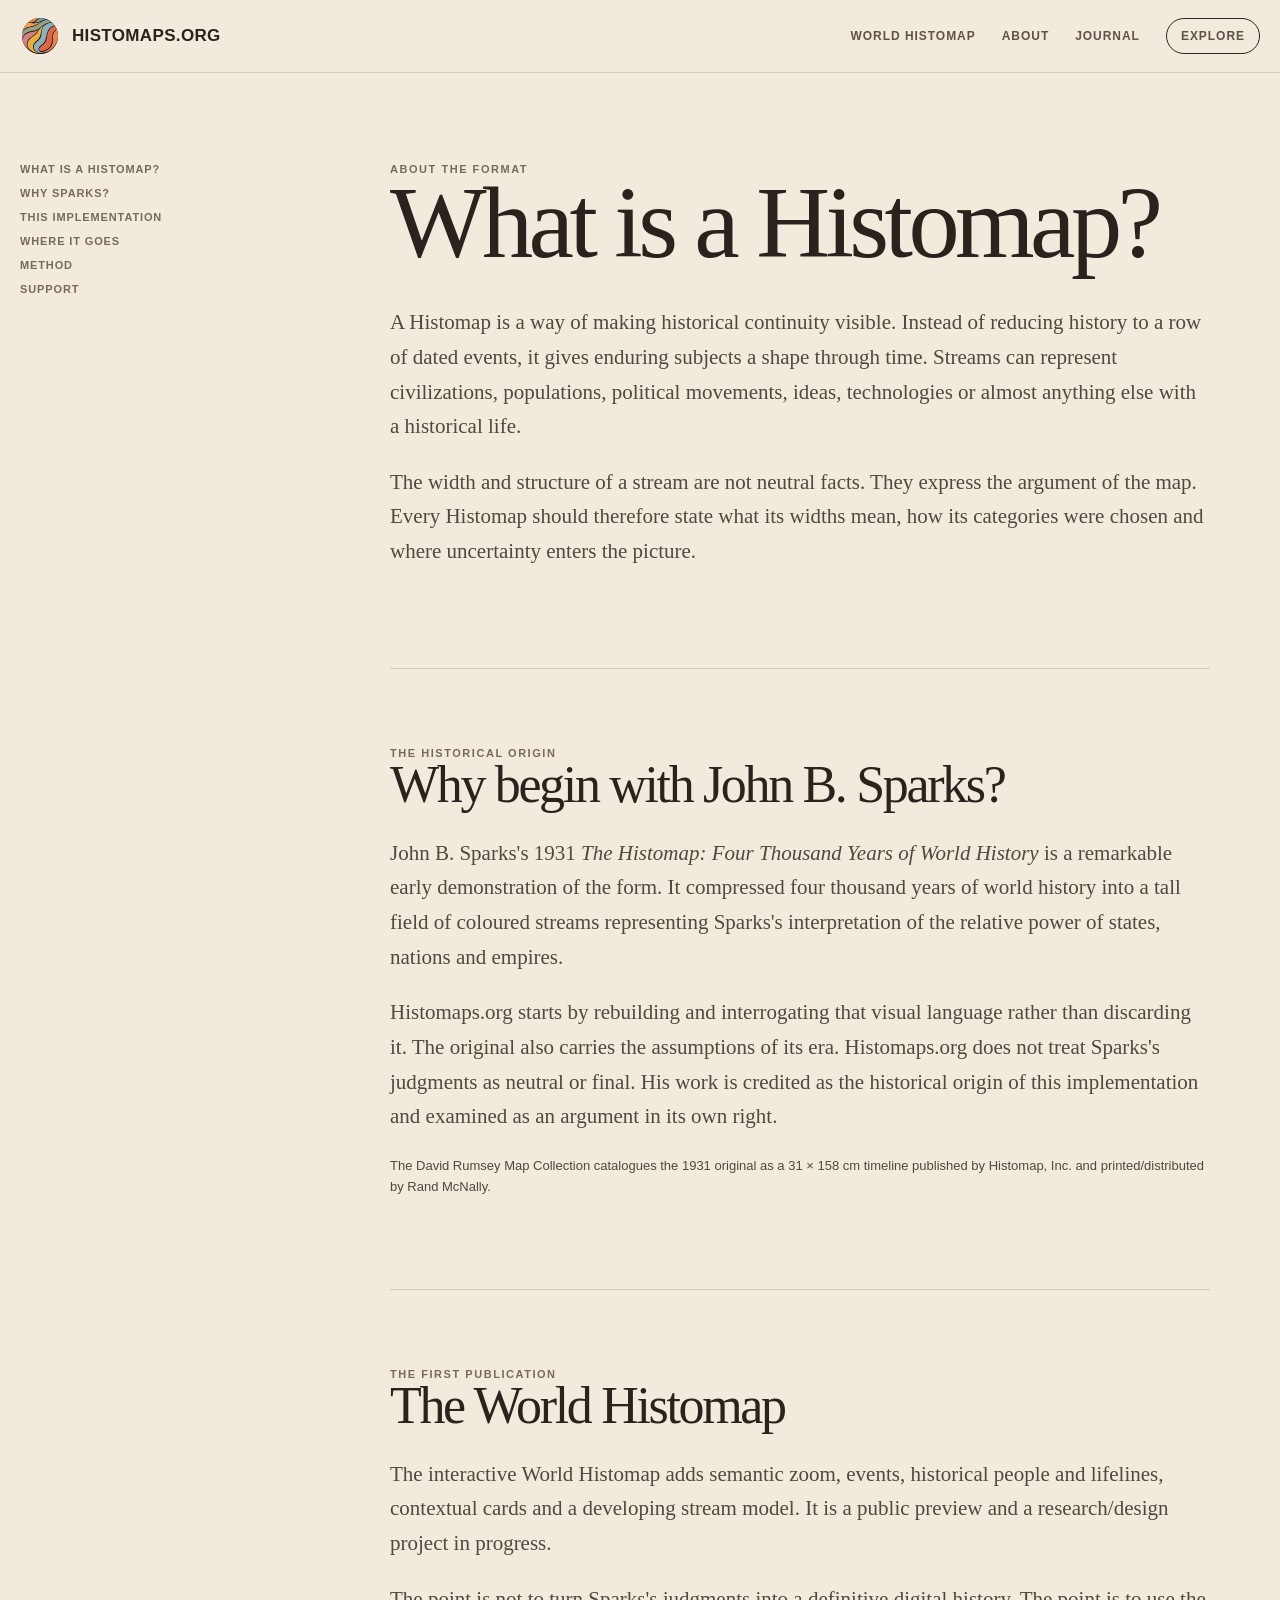
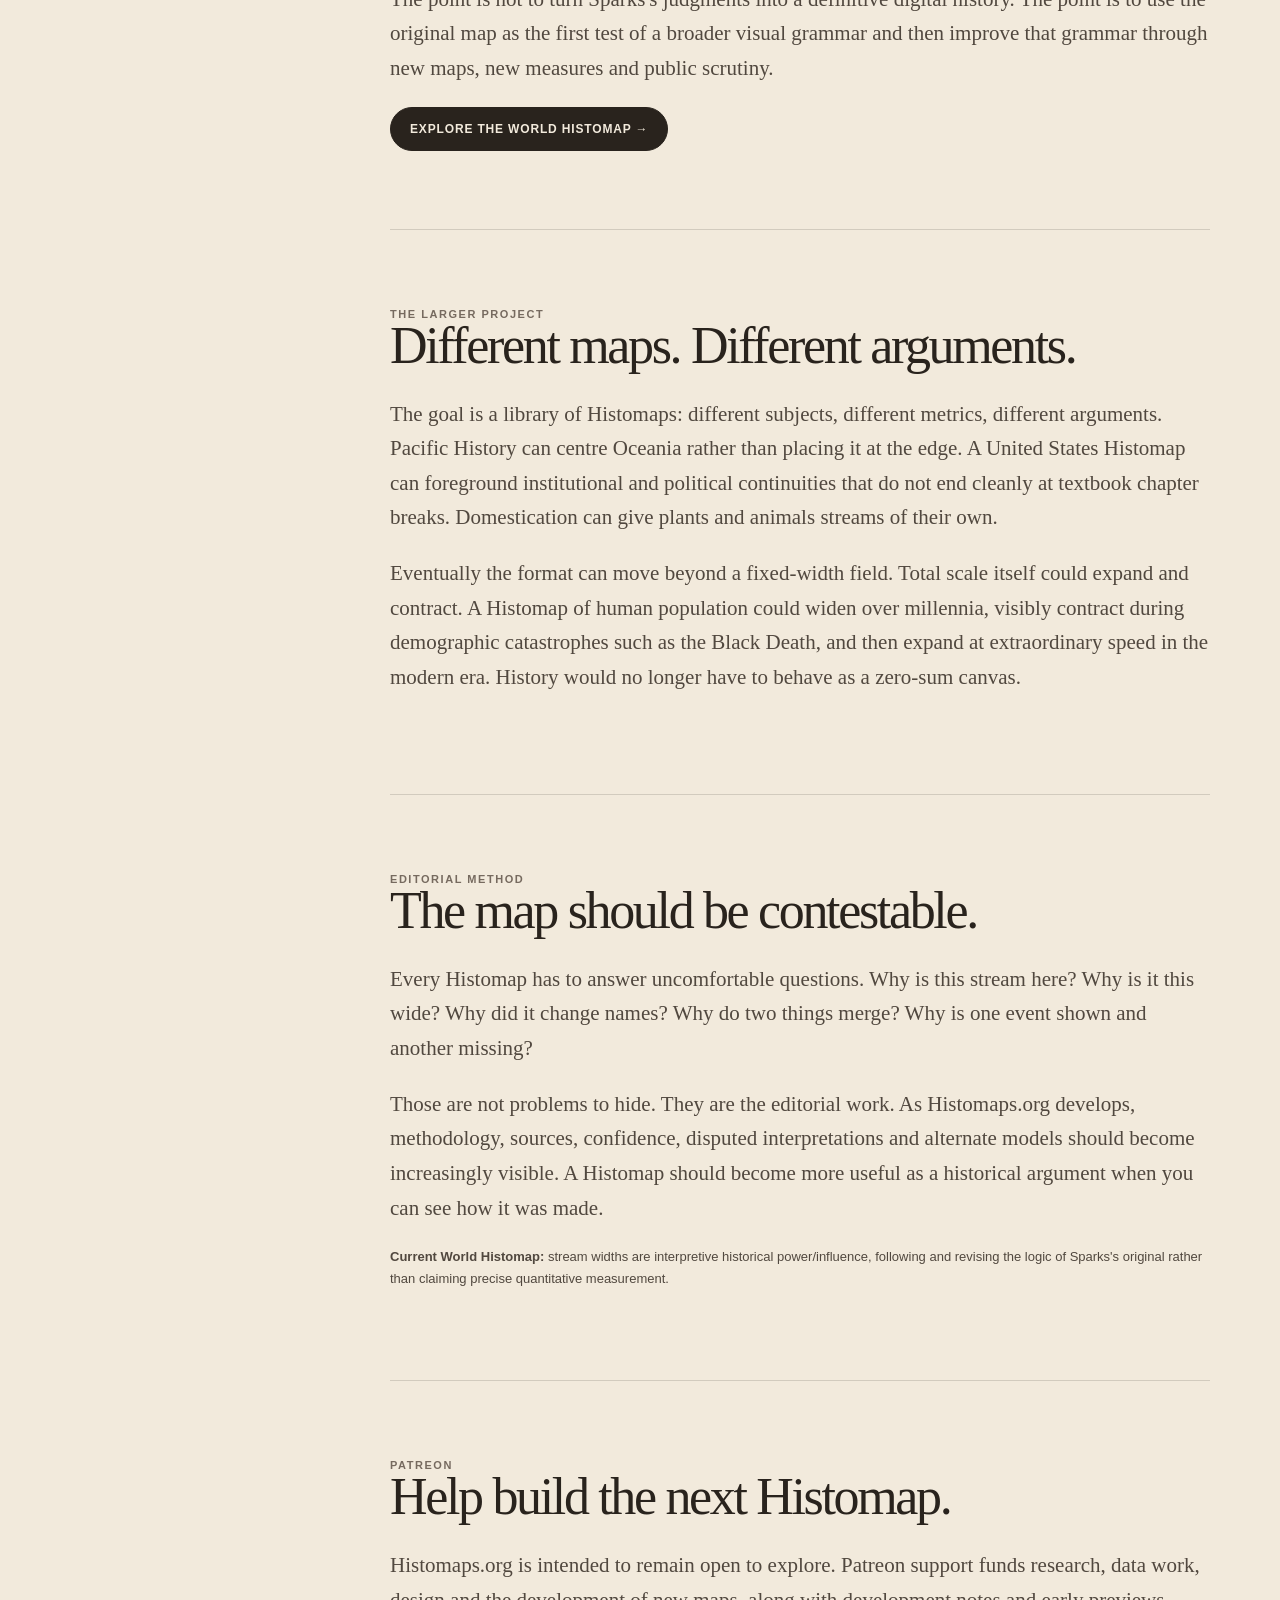
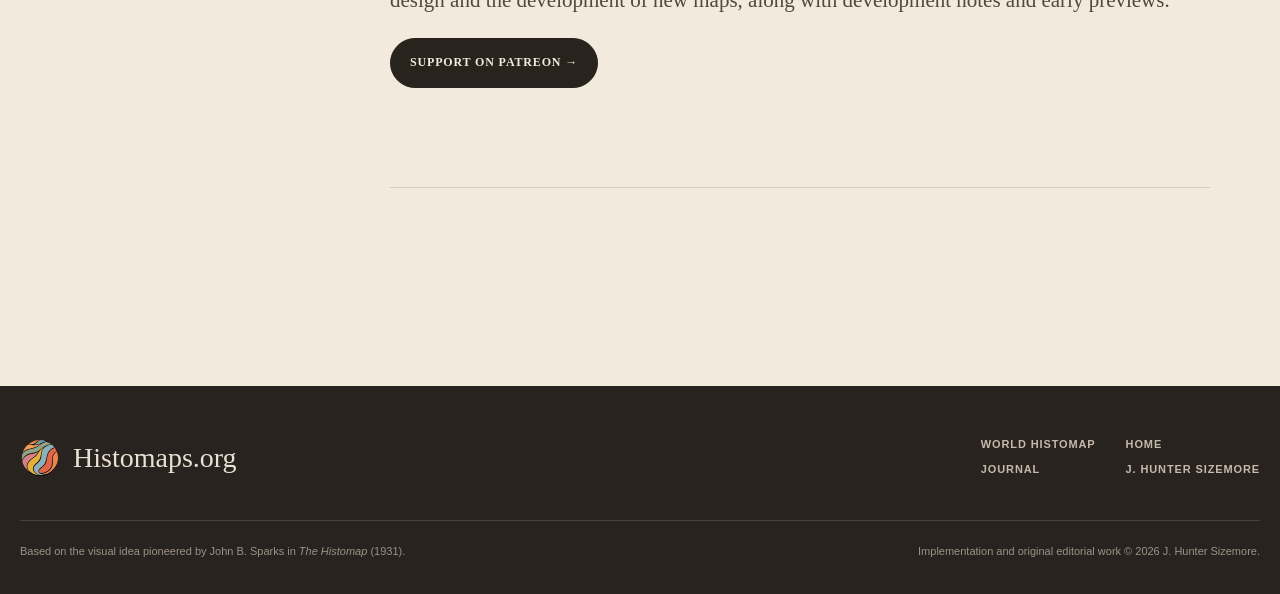
<file: about/index.html>
<!doctype html>
<html lang="en">
<head>
  <meta charset="utf-8"><meta name="viewport" content="width=device-width,initial-scale=1"><meta name="theme-color" content="#f2eadc"><meta name="description" content="What a Histomap is, why Histomaps.org begins with John B. Sparks, and how the visual format makes historical arguments."><link rel="canonical" href="https://histomaps.org/about/"><link rel="icon" href="../assets/favicon.svg?v=366" type="image/svg+xml"><link rel="stylesheet" href="../assets/site.css"><link rel="stylesheet" href="../assets/visual-pass.css"><link rel="stylesheet" href="../assets/editorial-pass.css?v=379"><title>About & Method — Histomaps.org</title>
</head>
<body>
<header class="site-header"><div class="shell nav"><a class="brand" href="/"><img src="../assets/histomap-logo.svg?v=366" alt=""><span class="brand-name">HISTOMAPS.ORG</span></a><nav class="nav-links" aria-label="Primary navigation"><a href="/world/">World Histomap</a><a href="/about/">About</a><a href="/journal/">Journal</a><a class="nav-cta" href="/world/">Explore</a></nav></div></header>
<main class="shell about-grid"><nav class="about-nav" aria-label="On this page"><a href="#what">What is a Histomap?</a><a href="#sparks">Why Sparks?</a><a href="#implementation">This implementation</a><a href="#future">Where it goes</a><a href="#method">Method</a><a href="#support">Support</a></nav><div class="about-copy">
<section id="what"><div class="eyebrow">About the format</div><h1>What is a Histomap?</h1><p>A Histomap is a way of making historical continuity visible. Instead of reducing history to a row of dated events, it gives enduring subjects a shape through time. Streams can represent civilizations, populations, political movements, ideas, technologies or almost anything else with a historical life.</p><p>The width and structure of a stream are not neutral facts. They express the argument of the map. Every Histomap should therefore state what its widths mean, how its categories were chosen and where uncertainty enters the picture.</p></section>
<section id="sparks"><div class="eyebrow">The historical origin</div><h2>Why begin with John B. Sparks?</h2><p>John B. Sparks's 1931 <em>The Histomap: Four Thousand Years of World History</em> is a remarkable early demonstration of the form. It compressed four thousand years of world history into a tall field of coloured streams representing Sparks's interpretation of the relative power of states, nations and empires.</p><p>Histomaps.org starts by rebuilding and interrogating that visual language rather than discarding it. The original also carries the assumptions of its era. Histomaps.org does not treat Sparks's judgments as neutral or final. His work is credited as the historical origin of this implementation and examined as an argument in its own right.</p><p class="small">The David Rumsey Map Collection catalogues the 1931 original as a 31 × 158 cm timeline published by Histomap, Inc. and printed/distributed by Rand McNally.</p></section>
<section id="implementation"><div class="eyebrow">The first publication</div><h2>The World Histomap</h2><p>The interactive World Histomap adds semantic zoom, events, historical people and lifelines, contextual cards and a developing stream model. It is a public preview and a research/design project in progress.</p><p>The point is not to turn Sparks's judgments into a definitive digital history. The point is to use the original map as the first test of a broader visual grammar and then improve that grammar through new maps, new measures and public scrutiny.</p><a class="button primary" href="/world/">Explore the World Histomap →</a></section>
<section id="future"><div class="eyebrow">The larger project</div><h2>Different maps. Different arguments.</h2><p>The goal is a library of Histomaps: different subjects, different metrics, different arguments. Pacific History can centre Oceania rather than placing it at the edge. A United States Histomap can foreground institutional and political continuities that do not end cleanly at textbook chapter breaks. Domestication can give plants and animals streams of their own.</p><p>Eventually the format can move beyond a fixed-width field. Total scale itself could expand and contract. A Histomap of human population could widen over millennia, visibly contract during demographic catastrophes such as the Black Death, and then expand at extraordinary speed in the modern era. History would no longer have to behave as a zero-sum canvas.</p></section>
<section id="method"><div class="eyebrow">Editorial method</div><h2>The map should be contestable.</h2><p>Every Histomap has to answer uncomfortable questions. Why is this stream here? Why is it this wide? Why did it change names? Why do two things merge? Why is one event shown and another missing?</p><p>Those are not problems to hide. They are the editorial work. As Histomaps.org develops, methodology, sources, confidence, disputed interpretations and alternate models should become increasingly visible. A Histomap should become more useful as a historical argument when you can see how it was made.</p><p class="small"><strong>Current World Histomap:</strong> stream widths are interpretive historical power/influence, following and revising the logic of Sparks's original rather than claiming precise quantitative measurement.</p></section>
<section id="support"><div class="eyebrow">Patreon</div><h2>Help build the next Histomap.</h2><p>Histomaps.org is intended to remain open to explore. Patreon support funds research, data work, design and the development of new maps, along with development notes and early previews.</p><p><a class="button primary" href="https://patreon.com/histomaps" rel="noopener" target="_blank">Support on Patreon →</a></p></section>
</div></main>
<footer class="site-footer"><div class="shell"><div class="footer-grid"><div class="footer-brand"><img src="../assets/histomap-logo.svg?v=366" alt=""><span>Histomaps.org</span></div><nav class="footer-links"><a href="/world/">World Histomap</a><a href="/">Home</a><a href="/journal/">Journal</a><a href="https://kliawota.design">J. Hunter Sizemore</a></nav></div><div class="footer-meta"><span>Based on the visual idea pioneered by John B. Sparks in <em>The Histomap</em> (1931).</span><span>Implementation and original editorial work © 2026 J. Hunter Sizemore.</span></div></div></footer>
</body></html>
</file>
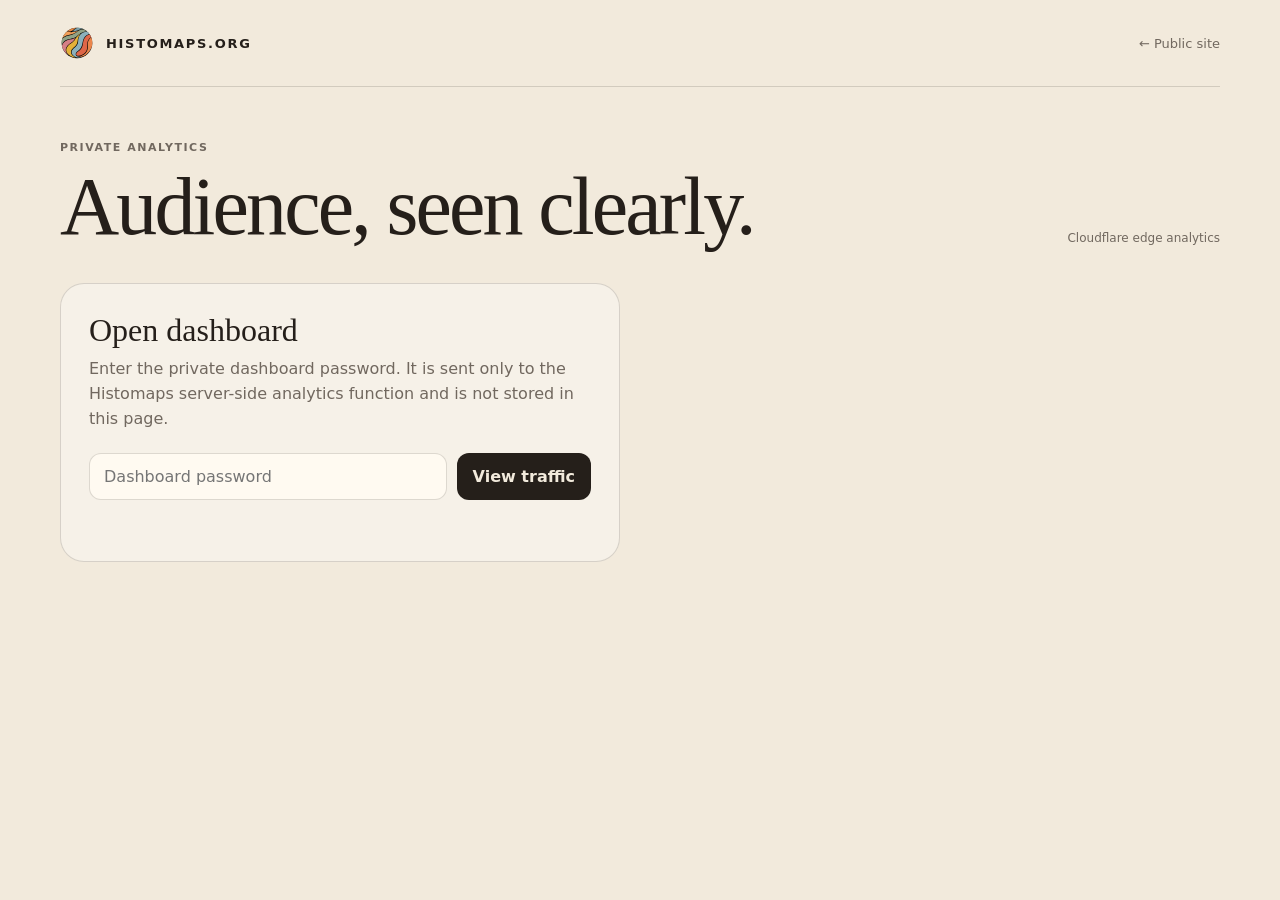
<file: dashboard/index.html>
<!DOCTYPE html>
<html lang="en">
<head>
<meta charset="utf-8"/>
<meta name="viewport" content="width=device-width,initial-scale=1"/>
<meta name="robots" content="noindex,nofollow,noarchive"/>
<meta name="theme-color" content="#f2eadc"/>
<title>Histomaps.org — Traffic Dashboard</title>
<link href="/assets/favicon.svg?v=366" rel="icon" type="image/svg+xml"/>
<style>
:root{--paper:#f2eadc;--ink:#251f1a;--muted:#71685f;--line:rgba(45,38,31,.16);--panel:rgba(255,255,255,.34);--accent:#8e4437;--accent-soft:rgba(142,68,55,.12);--good:#315d4c;--radius:24px}*{box-sizing:border-box}body{margin:0;background:var(--paper);color:var(--ink);font-family:Inter,ui-sans-serif,system-ui,-apple-system,BlinkMacSystemFont,"Segoe UI",sans-serif}.shell{width:min(1160px,calc(100% - 36px));margin:0 auto}.top{display:flex;align-items:center;justify-content:space-between;gap:24px;padding:26px 0;border-bottom:1px solid var(--line)}.brand{display:flex;align-items:center;gap:12px;color:inherit;text-decoration:none}.brand img{width:34px;height:34px}.brand span{font-size:13px;font-weight:850;letter-spacing:.13em}.back{color:var(--muted);font-size:13px;text-decoration:none}.back:hover{color:var(--ink)}main{padding:54px 0 80px}.eyebrow{font-size:11px;font-weight:850;letter-spacing:.14em;text-transform:uppercase;color:var(--muted)}h1,h2{font-family:Georgia,"Times New Roman",serif;font-weight:400;margin:0}h1{font-size:clamp(46px,7vw,82px);line-height:.94;letter-spacing:-.035em;max-width:850px}.intro{display:flex;justify-content:space-between;align-items:end;gap:28px;margin-bottom:38px}.intro-copy{max-width:760px}.intro .eyebrow{margin-bottom:14px}.status{font-size:12px;color:var(--muted);text-align:right}.status strong{color:var(--good);font-weight:750}.login{max-width:560px;padding:28px;border:1px solid var(--line);background:var(--panel);border-radius:var(--radius)}.login h2{font-size:32px;margin-bottom:8px}.login p{color:var(--muted);line-height:1.55;margin:0 0 22px}.field{display:flex;gap:10px}.field input{flex:1;min-width:0;border:1px solid var(--line);border-radius:12px;background:#fffaf1;color:var(--ink);font:inherit;font-size:16px;padding:13px 14px;outline:none}.field input:focus{border-color:var(--accent);box-shadow:0 0 0 3px var(--accent-soft)}button{border:0;border-radius:12px;background:var(--ink);color:var(--paper);font:inherit;font-weight:750;padding:12px 16px;cursor:pointer}button:disabled{opacity:.45;cursor:not-allowed}.error{min-height:21px;margin-top:12px;color:#8b2e25;font-size:13px}.dashboard[hidden],.login[hidden]{display:none}.toolbar{display:flex;justify-content:space-between;gap:16px;align-items:center;margin-bottom:18px}.range{display:flex;gap:7px}.range button,.refresh{background:transparent;color:var(--ink);border:1px solid var(--line);padding:9px 12px;font-size:12px}.range button.active{background:var(--ink);color:var(--paper);border-color:var(--ink)}.refresh{display:flex;gap:7px;align-items:center}.metrics{display:grid;grid-template-columns:repeat(4,minmax(0,1fr));border-top:1px solid var(--line);border-bottom:1px solid var(--line);margin-bottom:28px}.metric{padding:24px 24px 24px 0;min-width:0}.metric+.metric{padding-left:24px;border-left:1px solid var(--line)}.metric-label{font-size:11px;font-weight:800;letter-spacing:.1em;text-transform:uppercase;color:var(--muted);margin-bottom:10px}.metric-value{font-family:Georgia,"Times New Roman",serif;font-size:clamp(34px,5vw,56px);line-height:1}.metric-sub{font-size:12px;color:var(--muted);margin-top:8px}.chart-panel{padding:24px 0 28px;border-bottom:1px solid var(--line)}.panel-head{display:flex;justify-content:space-between;align-items:baseline;gap:18px;margin-bottom:18px}.panel-head h2{font-size:30px}.panel-head span{font-size:12px;color:var(--muted)}#trend{width:100%;height:auto;display:block;overflow:visible}.gridline{stroke:rgba(45,38,31,.11);stroke-width:1}.trend-line{fill:none;stroke:var(--accent);stroke-width:3;stroke-linecap:round;stroke-linejoin:round}.trend-area{fill:var(--accent-soft)}.chart-label{fill:var(--muted);font-size:10px}.zero-state{padding:48px 0;color:var(--muted);text-align:center}.breakdowns{display:grid;grid-template-columns:1.25fr 1fr 1fr;gap:34px;padding-top:32px}.breakdowns section{min-width:0}.breakdowns h2{font-size:27px;margin-bottom:18px}.list{margin:0;padding:0;list-style:none}.row{display:grid;grid-template-columns:minmax(0,1fr) auto;gap:16px;align-items:center;padding:12px 0;border-top:1px solid var(--line)}.row:first-child{border-top:0}.row-name{min-width:0;overflow:hidden;text-overflow:ellipsis;white-space:nowrap;font-size:13px}.row-value{font-family:Georgia,"Times New Roman",serif;font-size:19px}.bar{height:3px;background:rgba(45,38,31,.08);margin-top:6px;overflow:hidden}.bar span{display:block;height:100%;background:var(--accent)}.footnote{margin-top:34px;color:var(--muted);font-size:11px;line-height:1.6;max-width:780px}.loading{opacity:.55;pointer-events:none}@media(max-width:820px){.intro{display:block}.status{text-align:left;margin-top:16px}.metrics{grid-template-columns:1fr 1fr}.metric:nth-child(3){border-left:0;padding-left:0;border-top:1px solid var(--line)}.metric:nth-child(4){border-top:1px solid var(--line)}.breakdowns{grid-template-columns:1fr 1fr}.breakdowns section:first-child{grid-column:1/-1}}@media(max-width:560px){.shell{width:min(100% - 24px,1160px)}main{padding-top:34px}.top{padding:18px 0}.brand span{font-size:11px}.field{display:block}.field button{width:100%;margin-top:9px}.toolbar{align-items:flex-start}.metrics{display:block}.metric,.metric+.metric,.metric:nth-child(3),.metric:nth-child(4){padding:19px 0;border-left:0;border-top:1px solid var(--line)}.metrics .metric:first-child{border-top:0}.breakdowns{display:block}.breakdowns section{margin-bottom:32px}.panel-head{display:block}.panel-head span{display:block;margin-top:6px}}
</style>
</head>
<body>
<header><div class="shell top"><a class="brand" href="/"><img src="/assets/histomap-logo.svg?v=366" alt=""/><span>HISTOMAPS.ORG</span></a><a class="back" href="/">← Public site</a></div></header>
<main class="shell">
<div class="intro"><div class="intro-copy"><div class="eyebrow">Private analytics</div><h1>Audience, seen clearly.</h1></div><div class="status" id="status">Cloudflare edge analytics</div></div>
<section class="login" id="login" aria-labelledby="login-title"><h2 id="login-title">Open dashboard</h2><p>Enter the private dashboard password. It is sent only to the Histomaps server-side analytics function and is not stored in this page.</p><form id="login-form"><div class="field"><input id="password" type="password" autocomplete="current-password" aria-label="Dashboard password" placeholder="Dashboard password" required/><button type="submit">View traffic</button></div><div class="error" id="login-error" aria-live="polite"></div></form></section>
<section class="dashboard" id="dashboard" hidden>
<div class="error" id="dashboard-error" role="alert"></div>
<div class="toolbar"><div class="range" aria-label="Date range"><button type="button" data-range="24h">24 hours</button><button type="button" data-range="7d" class="active">7 days</button></div><button type="button" class="refresh" id="refresh">↻ Refresh</button></div>
<div style="margin:0 0 20px;font-size:13px;line-height:1.6">
<label><input id="exclude-own" type="checkbox" checked/> Exclude my connections</label>
<button id="forget-connections" type="button" class="refresh" style="display:inline-block;margin-left:12px">Forget saved connections</button>
<div id="exclusion-status" aria-live="polite" style="color:var(--muted)">Excludes your current connection and connections remembered in this browser for seven days. Other people sharing those connections are also excluded.</div>
</div>
<div class="metrics" aria-label="Key metrics"><div class="metric"><div class="metric-label">Visits</div><div class="metric-value" id="visits">—</div><div class="metric-sub" id="visits-sub">Cloudflare visit metric</div></div><div class="metric"><div class="metric-label">World page opens</div><div class="metric-value" id="world-opens">—</div><div class="metric-sub">Requests to /world/</div></div><div class="metric"><div class="metric-label">Direct traffic</div><div class="metric-value" id="direct-share">—</div><div class="metric-sub">Share of all visits</div></div><div class="metric"><div class="metric-label">Top country</div><div class="metric-value" id="top-country">—</div><div class="metric-sub" id="top-country-sub">By visits</div></div></div>
<section class="chart-panel"><div class="panel-head"><h2>Visitor trend</h2><span id="chart-caption">Hourly visits</span></div><div id="chart-wrap"><svg id="trend" viewBox="0 0 1000 300" role="img" aria-label="Visits over time"></svg></div></section>
<div class="breakdowns"><section><h2>Top pages</h2><ol class="list" id="pages"></ol></section><section><h2>Referrers</h2><ol class="list" id="referrers"></ol></section><section><h2>Devices</h2><ol class="list" id="devices"></ol><h2 style="margin-top:30px">Countries</h2><ol class="list" id="countries"></ol></section></div>
<section style="margin-top:38px;border-top:1px solid var(--line);padding-top:28px">
<div class="panel-head"><h2>Where visitors come from</h2><span id="arrival-total">Tracked arrivals</span></div>
<div class="breakdowns" style="padding-top:0"><section><h2>Sources</h2><ol class="list" id="arrival-sources"></ol></section><section><h2>Campaigns</h2><ol class="list" id="arrival-campaigns"></ol></section><section><h2>Individual posts</h2><ol class="list" id="arrival-posts"></ol></section></div>
<div class="breakdowns"><section><h2>Referring sites</h2><ol class="list" id="arrival-referrers"></ol></section><section><h2>Landing pages</h2><ol class="list" id="arrival-landings"></ol></section></div>
<p class="footnote" id="arrival-note"></p>
<h2 style="font-size:28px;margin:28px 0 12px">Create a campaign link</h2>
<form id="campaign-form" style="display:grid;gap:12px;max-width:650px">
<label>Destination URL<input id="campaign-url" type="url" value="https://histomaps.org/starwars/" required style="display:block;width:100%;padding:10px;font:inherit"/></label>
<label>Source (reddit, facebook, patreon…)<input id="campaign-source" required placeholder="reddit" pattern="[A-Za-z0-9._-]+" style="display:block;width:100%;padding:10px;font:inherit"/></label>
<label>Medium<input id="campaign-medium" value="social" pattern="[A-Za-z0-9._-]+" style="display:block;width:100%;padding:10px;font:inherit"/></label>
<label>Campaign<input id="campaign-name" required placeholder="starwars-launch" pattern="[A-Za-z0-9._-]+" style="display:block;width:100%;padding:10px;font:inherit"/></label>
<label>Post label (optional)<input id="campaign-content" placeholder="timeline-post-1" pattern="[A-Za-z0-9._-]+" style="display:block;width:100%;padding:10px;font:inherit"/></label>
<button type="submit">Generate link</button>
<label>Copy this link to share<textarea id="campaign-result" readonly rows="4" style="display:block;width:100%;padding:10px;font:inherit"></textarea></label>
<div id="campaign-error" class="error" role="alert"></div>
</form></section>
<p class="footnote" id="note"></p>
</section>
</main>
<script>
(()=>{const root=document.documentElement,login=document.getElementById('login'),dashboard=document.getElementById('dashboard'),form=document.getElementById('login-form'),passwordInput=document.getElementById('password'),loginError=document.getElementById('login-error'),dashboardError=document.getElementById('dashboard-error'),status=document.getElementById('status'),refresh=document.getElementById('refresh'),rangeButtons=[...document.querySelectorAll('[data-range]')];let password='',range='7d',lastData=null;const excludeOwn=document.getElementById('exclude-own'),exclusionStatus=document.getElementById('exclusion-status'),forgetConnections=document.getElementById('forget-connections');let savedConnections=[];try{savedConnections=JSON.parse(localStorage.getItem('histomaps-excluded-connections')||'[]');if(!Array.isArray(savedConnections))savedConnections=[];excludeOwn.checked=localStorage.getItem('histomaps-exclude-own')!=='0'}catch{savedConnections=[]}function recentConnections(){savedConnections=savedConnections.filter(x=>x&&typeof x.ip==='string'&&Number.isFinite(x.seenAt)&&x.seenAt>Date.now()-7*86400000).slice(-19);return savedConnections}function saveConnections(){try{localStorage.setItem('histomaps-excluded-connections',JSON.stringify(savedConnections));localStorage.setItem('histomaps-exclude-own',excludeOwn.checked?'1':'0')}catch{}}const nf=new Intl.NumberFormat();function setBusy(busy){dashboard.classList.toggle('loading',busy);refresh.disabled=busy;excludeOwn.disabled=busy;forgetConnections.disabled=busy;rangeButtons.forEach(b=>b.disabled=busy)}function esc(value){return String(value).replace(/[&<>"']/g,c=>({'&':'&amp;','<':'&lt;','>':'&gt;','"':'&quot;',"'":'&#039;'}[c]))}function pct(n,d){return d>0?Math.round(n/d*100):0}function renderList(id,items,formatter){const el=document.getElementById(id);if(!items?.length){el.innerHTML='<li class="row"><span class="row-name">No data yet</span><span class="row-value">—</span></li>';return}const max=Math.max(...items.map(i=>i.value),1);el.innerHTML=items.map(item=>`<li class="row"><div><div class="row-name" title="${esc(item.name)}">${esc(formatter?formatter(item.name):item.name)}</div><div class="bar"><span style="width:${Math.max(2,item.value/max*100)}%"></span></div></div><span class="row-value">${nf.format(item.value)}</span></li>`).join('')}function countryLabel(code){if(!code||code==='Unknown')return 'Unknown';try{if(code.length===2&&Intl.DisplayNames){return new Intl.DisplayNames(['en'],{type:'region'}).of(code.toUpperCase())||code}}catch{}return code}function groupSeries(data){if(range==='24h')return data.series.map(row=>({label:new Date(row.time).toLocaleTimeString([],{hour:'numeric'}),value:row.visits}));const byDay=new Map();data.series.forEach(row=>{const d=new Date(row.time),key=d.toISOString().slice(0,10);byDay.set(key,(byDay.get(key)||0)+row.visits)});return [...byDay.entries()].map(([key,value])=>({label:new Date(key+'T00:00:00Z').toLocaleDateString([],{weekday:'short'}),value}))}function drawChart(data){const svg=document.getElementById('trend'),rows=groupSeries(data);if(!rows.length){svg.innerHTML='<text x="500" y="150" text-anchor="middle" class="chart-label">No traffic data yet</text>';return}const W=1000,H=300,pad={l:42,r:18,t:22,b:38},plotW=W-pad.l-pad.r,plotH=H-pad.t-pad.b,max=Math.max(...rows.map(r=>r.value),1);const x=i=>pad.l+(rows.length===1?plotW/2:i*plotW/(rows.length-1)),y=v=>pad.t+plotH-(v/max)*plotH;let grid='';for(let i=0;i<=4;i++){const yy=pad.t+plotH*i/4,val=Math.round(max*(1-i/4));grid+=`<line class="gridline" x1="${pad.l}" y1="${yy}" x2="${W-pad.r}" y2="${yy}"/><text class="chart-label" x="${pad.l-8}" y="${yy+3}" text-anchor="end">${val}</text>`}const points=rows.map((r,i)=>`${x(i)},${y(r.value)}`).join(' '),area=`${pad.l},${pad.t+plotH} ${points} ${x(rows.length-1)},${pad.t+plotH}`;const step=Math.max(1,Math.ceil(rows.length/8));let labels='';rows.forEach((r,i)=>{if(i%step===0||i===rows.length-1)labels+=`<text class="chart-label" x="${x(i)}" y="${H-12}" text-anchor="middle">${esc(r.label)}</text>`});svg.innerHTML=`${grid}<polygon class="trend-area" points="${area}"/><polyline class="trend-line" points="${points}"/>${labels}`;document.getElementById('chart-caption').textContent=range==='24h'?'Hourly visits':'Daily visits'}function render(data){lastData=data;if(data.attribution){const a=data.attribution;document.getElementById('arrival-total').textContent=nf.format(a.arrivals)+' tracked arrivals';renderList('arrival-sources',a.sources);renderList('arrival-campaigns',a.campaigns);renderList('arrival-posts',a.posts);renderList('arrival-referrers',a.referrers);renderList('arrival-landings',a.landings);document.getElementById('arrival-note').textContent=a.note;}if(data.exclusions){const e=data.exclusions;if(e.enabled&&e.currentIP){recentConnections();savedConnections=savedConnections.filter(x=>x.ip!==e.currentIP);savedConnections.push({ip:e.currentIP,seenAt:Date.now()});saveConnections()}exclusionStatus.textContent=e.enabled?(e.count+' connection'+(e.count===1?'':'s')+' excluded. Remembered in this browser for seven days; other people sharing these connections are also excluded.'+(e.currentIP?'':' Current connection could not be detected.')):'Connection exclusions are off. Showing all traffic.';}document.getElementById('visits').textContent=nf.format(data.visits||0);document.getElementById('world-opens').textContent=nf.format(data.worldOpens||0);document.getElementById('direct-share').textContent=(data.referrersAvailable===false?'—':(data.directShare??0)+'%');const topCountry=data.countries?.[0];document.getElementById('top-country').textContent=topCountry?countryLabel(topCountry.name):'—';document.getElementById('top-country-sub').textContent=topCountry?`${nf.format(topCountry.value)} visits`:'By visits';document.getElementById('visits-sub').textContent=range==='24h'?'Past 24 hours':'Past 7 days';renderList('pages',data.pages);renderList('referrers',data.referrers);if(data.referrersAvailable===false)document.getElementById('referrers').innerHTML='<li class="row"><span class="row-name">Unavailable on current Cloudflare plan</span></li>';renderList('devices',data.devices,n=>n.charAt(0).toUpperCase()+n.slice(1));renderList('countries',data.countries,countryLabel);drawChart(data);document.getElementById('note').textContent=data.note||'';const t=new Date(data.generatedAt);status.innerHTML=`Updated <strong>${t.toLocaleTimeString([],{hour:'numeric',minute:'2-digit'})}</strong> · Cloudflare edge analytics`}async function load(){setBusy(true);loginError.textContent='';dashboardError.textContent='';try{const res=await fetch('/api/analytics?range='+encodeURIComponent(range)+'&excludeOwn='+(excludeOwn.checked?'1':'0'),{headers:{'x-dashboard-password':password,'accept':'application/json','x-excluded-ips':JSON.stringify(excludeOwn.checked?recentConnections().map(x=>x.ip):[])},cache:'no-store'});const data=await res.json().catch(()=>({error:'The analytics endpoint returned an unreadable response.'}));if(!res.ok){if(res.status===401){dashboard.hidden=true;login.hidden=false;passwordInput.focus();throw new Error('Incorrect dashboard password.')}if(res.status===503&&data.missing?.length)throw new Error('Dashboard code is live, but Cloudflare still needs these secrets: '+data.missing.join(', ')+'.');throw new Error(data.detail||data.error||'Analytics request failed.')}login.hidden=true;dashboard.hidden=false;render(data)}catch(err){const errorTarget=dashboard.hidden?loginError:dashboardError;errorTarget.textContent=err.message||String(err)}finally{setBusy(false)}}document.getElementById('campaign-form').addEventListener('submit',e=>{e.preventDefault();const error=document.getElementById('campaign-error'),result=document.getElementById('campaign-result');error.textContent='';result.value='';try{const u=new URL(document.getElementById('campaign-url').value);if(u.origin!=='https://histomaps.org')throw new Error('Use an https://histomaps.org destination.');for(const [id,key] of [['campaign-source','utm_source'],['campaign-medium','utm_medium'],['campaign-name','utm_campaign'],['campaign-content','utm_content']]){const value=document.getElementById(id).value.trim().toLowerCase();if(value&&!/^[a-z0-9._-]{1,80}$/.test(value))throw new Error('Use up to 80 letters, numbers, dots, underscores or hyphens in labels.');if(value)u.searchParams.set(key,value);else u.searchParams.delete(key)}result.value=u.href}catch(err){error.textContent=err.message}});form.addEventListener('submit',e=>{e.preventDefault();password=passwordInput.value;if(!password)return;load()});refresh.addEventListener('click',load);excludeOwn.addEventListener('change',()=>{saveConnections();load()});forgetConnections.addEventListener('click',()=>{savedConnections=[];saveConnections();load()});rangeButtons.forEach(button=>button.addEventListener('click',()=>{range=button.dataset.range;rangeButtons.forEach(b=>b.classList.toggle('active',b===button));load()}));})();
</script>
</body>
</html>
</file>
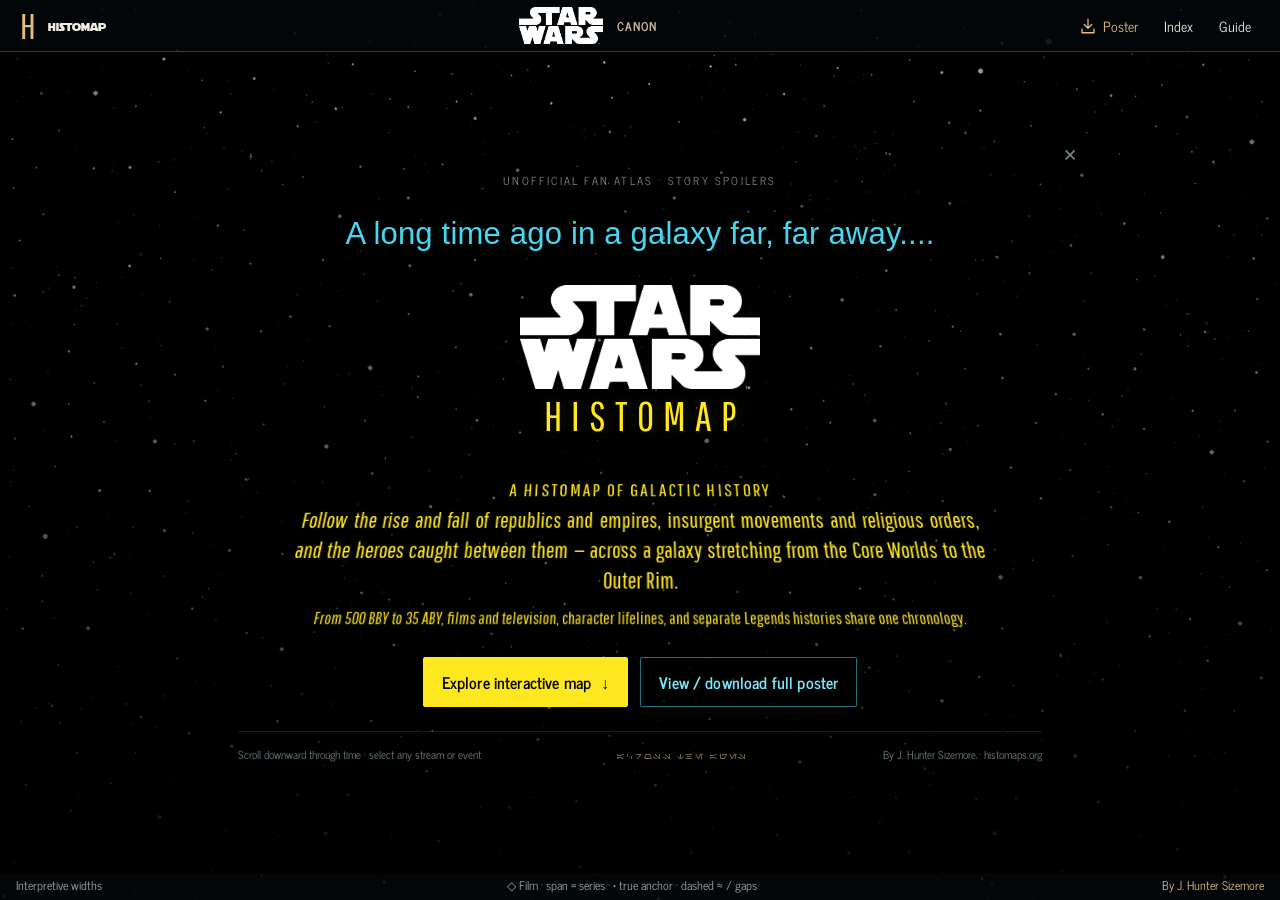
<file: StarWars/index.html>
<!doctype html>
<html lang="en">
<head>
  <meta charset="utf-8">
  <meta name="viewport" content="width=device-width,initial-scale=1,viewport-fit=cover">
  <meta name="theme-color" content="#000000">
  <meta name="author" content="J. Hunter Sizemore">
  <meta name="copyright" content="Original atlas design and editorial work © 2026 J. Hunter Sizemore. Star Wars belongs to Lucasfilm.">
  <meta name="description" content="Explore 500 BBY–35 ABY as galactic powers rise and fall, with films &amp; TV, character lifelines, and separate Legends timelines in one interactive Star Wars atlas.">
  <meta name="robots" content="index,follow,max-image-preview:large">
  <link rel="canonical" href="https://histomaps.org/starwars/">
  <meta property="og:title" content="Star Wars Histomap — The History of the Galaxy, All at Once">
  <meta property="og:description" content="Explore 500 BBY–35 ABY as galactic powers rise and fall, with films &amp; TV, character lifelines, and separate Legends timelines in one interactive atlas.">
  <meta property="og:type" content="website">
  <meta property="og:url" content="https://histomaps.org/starwars/">
  <meta property="og:site_name" content="Histomaps.org">
  <meta property="og:locale" content="en_US">
  <meta property="og:image" content="https://histomaps.org/starwars/assets/star-wars-histomap-social-card.png?v=20260907">
  <meta property="og:image:secure_url" content="https://histomaps.org/starwars/assets/star-wars-histomap-social-card.png?v=20260907">
  <meta property="og:image:type" content="image/png">
  <meta property="og:image:width" content="1200">
  <meta property="og:image:height" content="630">
  <meta property="og:image:alt" content="Star Wars Histomap preview showing the Star Wars title, flowing galactic political streams, and histomaps.org/starwars.">
  <meta name="twitter:card" content="summary_large_image">
  <meta name="twitter:title" content="Star Wars Histomap — The History of the Galaxy, All at Once">
  <meta name="twitter:description" content="Explore galactic powers, films &amp; TV, character lifelines, and separate Legends histories on one interactive timeline.">
  <meta name="twitter:image" content="https://histomaps.org/starwars/assets/star-wars-histomap-social-card.png?v=20260907">
  <meta name="twitter:image:alt" content="Star Wars Histomap preview showing the Star Wars title, flowing galactic political streams, and histomaps.org/starwars.">
  <title>Star Wars Histomap — The History of the Galaxy, All at Once</title>
  <link rel="icon" href="data:image/svg+xml,%3Csvg xmlns='http://www.w3.org/2000/svg' viewBox='0 0 40 40'%3E%3Crect width='40' height='40' rx='8' fill='%2311191c'/%3E%3Ctext x='20' y='29' text-anchor='middle' font-size='29' fill='%23efd493' font-family='serif'%3EH%3C/text%3E%3C/svg%3E">
  <link rel="stylesheet" href="styles.css?v=aurebesh-20260907">
  <script src="data.js?v=qa-20260907" defer></script>
  <script src="expanded-data.js?v=qa-20260907" defer></script>
  <script src="lifelines.js?v=qa-20260907" defer></script>
  <script src="recurring-lifelines.js?v=lifelines-20260908" defer></script>
  <script src="synopses.js?v=lifelines-20260908" defer></script>
  <script src="insignia.js" defer></script>
  <script src="title-art.js" defer></script>
  <script src="app.js?v=lifelines-20260908" defer></script>

  <style id="launch-experience-styles">
    .atlas{position:relative}
    .launch-intro{position:absolute;inset:0 0 26px;z-index:24;display:grid;place-items:center;overflow:auto;padding:clamp(16px,4vw,48px);background:#000;isolation:isolate}
    .launch-intro[hidden]{display:none}
    .launch-intro-bg{position:absolute;inset:0;z-index:-2;background-image:linear-gradient(180deg,#0002,#0008 74%,#000d),url('assets/starfield.webp');background-size:cover,cover;background-position:center;filter:saturate(.82) contrast(1.04)}
    .launch-intro:after{content:'';position:absolute;inset:0;z-index:-1;background:radial-gradient(circle at 50% 46%,transparent 0 24%,#0003 60%,#0009 100%);pointer-events:none}
    .launch-card{position:relative;width:min(920px,100%);padding:clamp(24px,4vw,48px) clamp(22px,5vw,58px) clamp(22px,4vw,40px);background:linear-gradient(180deg,#0007,#0003);box-shadow:0 26px 90px #000c;text-align:center}
    .launch-close{position:absolute;right:10px;top:6px;width:40px;height:40px;font-size:28px;color:#71848b;z-index:2}
    .launch-close:hover{color:#d6e3e5}
    .launch-eyebrow{display:block;margin-bottom:clamp(16px,2vw,24px);font-size:11px;letter-spacing:2.2px;color:#77868a}
    .launch-opening-line{max-width:720px;margin:0 auto clamp(18px,2.8vw,30px);font:400 clamp(21px,3vw,31px)/1.35 Arial,Helvetica,sans-serif;letter-spacing:.2px;color:#4bd5ee;text-wrap:balance;text-shadow:0 0 18px #4bd5ee22}
    .launch-lockup{display:flex;flex-direction:column;align-items:center;justify-content:center;gap:5px;margin:0 auto clamp(14px,2vw,22px);color:#ffe81f}
    .launch-lockup img{display:block;width:clamp(150px,24vw,240px);height:auto;max-height:104px;object-fit:contain}
    .launch-histomap-word{font:400 clamp(25px,3.7vw,42px)/1 'Pathway Gothic One','News Cycle',Arial,sans-serif;letter-spacing:clamp(5px,.8vw,9px);text-indent:clamp(5px,.8vw,9px);color:#ffe81f;text-shadow:0 0 15px #ffe81f22}
    .launch-crawl-window{max-width:770px;margin:0 auto clamp(18px,2.8vw,28px);perspective:520px;perspective-origin:50% 100%;overflow:visible}
    .launch-crawl{transform-origin:50% 100%;transform:rotateX(18deg) scale(.98,1.015);color:#ffe81f;font-family:'Pathway Gothic One','News Cycle',Arial,sans-serif;text-shadow:0 0 10px #ffe81f16}
    .launch-crawl-title{margin:0 0 8px;font-size:clamp(17px,2vw,22px);font-weight:700;letter-spacing:2.3px;text-align:center}
    .launch-deck{max-width:740px;margin:0 auto;font-size:clamp(18px,2.25vw,25px);font-weight:700;line-height:1.38;text-align:justify;text-align-last:center;text-wrap:pretty}
    .launch-crawl-note{max-width:680px;margin:10px auto 0;font-size:clamp(14px,1.6vw,18px);line-height:1.4;text-align:center;color:#f8df24}
    .launch-actions{display:flex;align-items:center;justify-content:center;gap:12px;flex-wrap:wrap;margin-top:4px}
    .launch-primary,.launch-secondary{min-height:46px;padding:11px 18px;border-radius:2px;font-weight:700;text-decoration:none;display:inline-flex;align-items:center;justify-content:center;gap:10px;letter-spacing:.15px}
    .launch-primary{background:#ffe81f;color:#070707;border:1px solid #ffe81f}.launch-primary:hover{background:#fff16b;color:#000}
    .launch-secondary{border:1px solid #4bd5ee88;color:#7ce4f5;background:#0009}.launch-secondary:hover{border-color:#4bd5ee;color:#b9f3fb}
    .launch-foot{display:flex;justify-content:space-between;gap:20px;margin-top:24px;padding-top:13px;border-top:1px solid #44545a55;color:#718087;font-size:11px;text-align:left}
    @media(max-width:700px){
      .launch-intro{align-items:start;padding:10px}
      .launch-card{padding:22px 16px 18px;margin:auto 0}
      .launch-eyebrow{margin-bottom:14px;font-size:9px}
      .launch-opening-line{font-size:21px;margin-bottom:16px;padding:0 8px}
      .launch-lockup{margin-bottom:10px}.launch-lockup img{width:145px;max-height:64px}.launch-histomap-word{font-size:26px;letter-spacing:5px;text-indent:5px}
      .launch-crawl-window{perspective:430px;margin-bottom:15px;padding:0 7px}.launch-crawl{transform:rotateX(14deg)}
      .launch-crawl-title{font-size:15px;margin-bottom:5px}.launch-deck{font-size:18px;line-height:1.3}.launch-crawl-note{font-size:13px;line-height:1.32;margin-top:7px}
      .launch-actions{display:grid;gap:8px}.launch-primary,.launch-secondary{width:100%;min-height:43px;padding:9px 13px}
      .launch-foot{display:grid;gap:4px;margin-top:14px;padding-top:9px;font-size:10px;text-align:center}
    }
    @media(max-height:700px) and (orientation:landscape){
      .launch-intro{padding:5px;align-items:center}.launch-card{width:min(790px,calc(100% - 8px));padding:8px 24px 10px}
      .launch-close{top:1px;right:5px}.launch-eyebrow{display:none}.launch-opening-line{font-size:17px;line-height:1.2;margin-bottom:5px}
      .launch-lockup{flex-direction:row;gap:12px;margin-bottom:3px}.launch-lockup img{width:92px;max-height:38px}.launch-histomap-word{font-size:22px;letter-spacing:4px;text-indent:4px}
      .launch-crawl-window{perspective:500px;margin-bottom:4px;max-width:650px}.launch-crawl{transform:rotateX(11deg)}
      .launch-crawl-title{font-size:12px;margin-bottom:2px}.launch-deck{font-size:14px;line-height:1.2;max-width:650px}.launch-crawl-note{font-size:11px;line-height:1.18;margin-top:3px}
      .launch-actions{margin-top:4px}.launch-primary,.launch-secondary{min-height:35px;padding:5px 11px;font-size:12px}.launch-foot{display:none}
    }
    @media(prefers-reduced-motion:no-preference){
      .launch-opening-line{animation:launch-blue-in .6s ease-out both}
      .launch-lockup{animation:launch-logo-in .55s .08s ease-out both}
      .launch-crawl{animation:launch-crawl-settle .65s .14s ease-out both}
      @keyframes launch-blue-in{from{opacity:0}to{opacity:1}}
      @keyframes launch-logo-in{from{opacity:0;transform:scale(.97)}to{opacity:1;transform:none}}
      @keyframes launch-crawl-settle{from{opacity:0;transform:rotateX(22deg) translateY(10px) scale(.97,1.01)}to{opacity:1;transform:rotateX(18deg) scale(.98,1.015)}}
    }
    @media(max-width:700px) and (prefers-reduced-motion:no-preference){@keyframes launch-crawl-settle{from{opacity:0;transform:rotateX(18deg) translateY(8px)}to{opacity:1;transform:rotateX(14deg)}}}
    @media(max-height:700px) and (orientation:landscape) and (prefers-reduced-motion:no-preference){@keyframes launch-crawl-settle{from{opacity:0;transform:rotateX(15deg) translateY(5px)}to{opacity:1;transform:rotateX(11deg)}}}
  </style>

  <style id="mobile-final-pass">
    @media(max-width:700px){
      :root{--header-height:46px}
      .masthead{padding:0 max(10px,env(safe-area-inset-left)) 0 max(10px,env(safe-area-inset-right));gap:8px}
      .brand{gap:0}.brand>span:not(.brand-mark){display:none}.brand-mark{font-size:31px}
      h1{gap:8px}.star-wars-mark{width:80px;height:auto;max-height:38px}.canon{font-size:10px;letter-spacing:.8px}
      .header-actions{gap:1px}.quiet{font-size:12px;min-height:34px;padding:3px 6px}.poster-link{gap:4px}.poster-link svg{width:15px;height:15px}
      .atlas-controls{min-height:44px;padding:4px max(8px,env(safe-area-inset-left)) 4px max(8px,env(safe-area-inset-right));gap:6px}
      select{min-height:34px;font-size:12px;padding:4px 22px 4px 7px}.era-picker select{width:min(40vw,150px)}
      .period-controls{gap:5px}.view-controls{gap:2px}.view-controls>button,#view-options>summary{min-height:34px;font-size:12px;padding:6px}
      .layer-tabs{padding:2px}.layer-tabs button{min-height:32px;font-size:12px;padding:3px 8px}
      .track-headings{min-height:24px;font-size:10px}.stream-heading{padding:3px 8px}.scale-note{font-size:9px}
      #companion-heading{padding:0 5px}#companion-title{font-size:10px}#companion-heading select{font-size:11px;min-height:24px}#companion-help{min-height:24px;min-width:22px}
      .map-footer{position:absolute;left:0;right:0;bottom:0;z-index:12;min-height:20px;padding:2px 8px;font-size:10px;background:#0b1417e8;backdrop-filter:blur(4px)}
      #map-scroll{padding-bottom:20px}
      .inspector{width:min(360px,94vw);padding:0 20px}.inspector h2{font-size:34px}.inspector p{font-size:15px}
      dialog{width:calc(100% - 18px);padding:30px 22px}dialog h2{font-size:38px}
    }
    @media(max-height:500px) and (orientation:landscape){
      :root{--header-height:34px}
      .masthead{padding:0 8px;gap:6px}.masthead .brand{display:none}.masthead h1{gap:6px;margin-left:4px}.star-wars-mark{width:72px;max-height:28px}.canon{font-size:9px}
      .header-actions{gap:0}.quiet{min-height:30px;font-size:11px;padding:2px 6px}
      .atlas-controls{min-height:38px;padding:2px 8px;gap:5px}.atlas-controls select{min-height:32px}.era-picker select{width:150px}
      .layer-tabs button{min-height:30px;padding:2px 9px}.view-controls>button,#view-options>summary{min-height:30px;padding:4px 6px}
      .track-headings{display:none}.map-footer{display:none}#map-scroll{padding-bottom:0}
      .continuity-note{max-height:44px;padding:5px 10px;font-size:11px}
      .inspector{width:min(360px,72vw)}
    }
  </style>

  <style id="mobile-final-refinements">
    @media(max-width:700px){
      body.life-mode .map-footer{justify-content:center}
      body.life-mode .map-footer>span:first-child,body.life-mode .map-footer .creator-credit{display:none}
      body.life-mode #layer-caption{display:block!important;max-width:100%;white-space:nowrap;overflow:hidden;text-overflow:ellipsis;text-align:center}
    }
  </style>
</head>
<body>
  <header class="masthead">
    <a class="brand" href="#" aria-label="Star Wars Histomap, beginning of timeline"><span class="brand-mark">H</span><span>HISTOMAP</span></a>
    <h1><img class="star-wars-mark" src="title-art/main.webp" alt="Star Wars" width="586" height="254"> <span class="canon" id="continuity-badge">CANON</span></h1>
    <div class="header-actions"><a class="quiet poster-link" href="downloads/Star-Wars-Histomap-Poster.png?v=route-20260907" download="Star-Wars-Histomap-Poster.png" aria-label="Download the full-resolution Star Wars Histomap poster as a PNG" title="Download the complete poster (PNG)"><svg viewBox="0 0 24 24" width="18" height="18" aria-hidden="true"><path d="M12 3v12m-5-5 5 5 5-5M4 16v5h16v-5" fill="none" stroke="currentColor" stroke-width="1.7" stroke-linecap="round" stroke-linejoin="round"/></svg><span>Poster</span></a><button id="toggle-nav" class="quiet" aria-expanded="false" aria-controls="navigation">Index</button><button id="about" class="quiet" aria-label="How to read this Histomap">Guide</button></div>
  </header>
  <main class="workspace">
    <aside id="navigation" class="navigation" aria-label="Timeline navigation" hidden>
      <div class="drawer-heading"><span class="eyebrow">THE WHOLE SAGA</span><button id="close-nav" aria-label="Close timeline index">×</button></div>
      <div class="nav-intro"><span class="range">500 BBY — 35 ABY</span></div>
      <nav id="era-nav" aria-label="Jump to an era"></nav>
      <div class="minimap-wrap"><button id="minimap" aria-label="Click to navigate the timeline"><svg id="mini-svg" viewBox="0 0 820 3460" preserveAspectRatio="none" aria-hidden="true"></svg><span id="viewport-indicator"></span></button></div>
      <button id="method" class="method-link">Sources & interpretation ↗</button>
      <span class="fan-note">Unofficial fan atlas · Story spoilers</span>
    </aside>
    <section class="atlas" aria-label="Interactive galactic timeline">
      <section id="launch-intro" class="launch-intro" aria-labelledby="launch-title">
        <div class="launch-intro-bg" aria-hidden="true"></div>
        <div class="launch-card">
          <button id="launch-close" class="launch-close" aria-label="Skip introduction" onclick="document.getElementById('launch-intro').hidden=true">×</button>
          <span class="launch-eyebrow">UNOFFICIAL FAN ATLAS · STORY SPOILERS</span>
          <h2 id="launch-title" class="launch-opening-line">A long time ago in a galaxy far, far away....</h2>
          <div class="launch-lockup"><img src="title-art/main.webp" alt="Star Wars" width="586" height="254"><span class="launch-histomap-word">HISTOMAP</span></div>
          <div class="launch-crawl-window" aria-label="Introduction to the atlas">
            <div class="launch-crawl">
              <p class="launch-crawl-title">A HISTOMAP OF GALACTIC HISTORY</p>
              <p class="launch-deck">Follow the rise and fall of republics and empires, insurgent movements and religious orders, and the heroes caught between them — across a galaxy stretching from the Core Worlds to the Outer Rim.</p>
              <p class="launch-crawl-note">From 500 BBY to 35 ABY, films and television, character lifelines, and separate Legends histories share one chronology.</p>
            </div>
          </div>
          <div class="launch-actions"><button id="launch-explore" class="launch-primary" onclick="document.getElementById('launch-intro').hidden=true;document.getElementById('map-scroll').focus({preventScroll:true})">Explore interactive map <span aria-hidden="true">↓</span></button><a class="launch-secondary" href="downloads/Star-Wars-Histomap-Poster.png?v=route-20260907" download="Star-Wars-Histomap-Poster.png">View / download full poster</a></div>
          <div class="launch-foot"><span>Scroll downward through time · select any stream or event</span><span class="launch-aurebesh-flourish" aria-hidden="true">across the ages</span><span>By J. Hunter Sizemore · histomaps.org</span></div>
        </div>
      </section>
      <div class="atlas-controls">
        <div class="period-controls">
          <label><span class="sr-only">Continuity</span><select id="continuity"><option value="canon">Canon</option><option value="ancient">Legends · ancient</option><option value="future">Legends · future</option></select></label>
          <label class="era-picker"><span class="sr-only">Jump to a period</span><select id="mobile-era"></select></label>
        </div>
        <div class="layer-tabs" role="group" aria-label="Timeline companion">
          <button data-layer="none" aria-pressed="true">Streams</button><button data-layer="screen" aria-pressed="false">Films & TV</button><button data-layer="life" aria-pressed="false">Lifelines</button>
        </div>
        <div class="view-controls">
          <details id="view-options"><summary>View</summary><div class="options-panel">
            <label>Event markers <select id="detail-level"><option value="1">Landmarks</option><option value="2" selected>Events</option><option value="3">All details</option></select></label>
            <div class="option-row"><span>Time spacing</span><div class="zoom"><button id="zoom-out" aria-label="Zoom out">−</button><output id="zoom-value" aria-label="Zoom level">100%</output><button id="zoom-in" aria-label="Zoom in">+</button></div></div>
            <button id="reset" class="reset-view">Reset view ↺</button>
          </div></details>
          <button id="focus-mode" aria-pressed="false" title="Maximize map space">Focus</button>
        </div>
      </div>
      <div id="continuity-note" class="continuity-note" hidden></div>
      <div class="track-headings"><div class="stream-heading"><span id="current-era">The High Republic</span><span class="scale-note">↓ BBY / ABY · elastic scale</span></div><div id="companion-heading" hidden><span id="companion-title">Films & TV</span><select id="life-group" aria-label="Character group" hidden>
              <option value="skywalker">Skywalker family</option>
              <option value="jedi">Jedi · core lives</option>
              <option value="jedi-council">Jedi Council</option>
              <option value="jedi-allies">Jedi &amp; Force allies</option>
              <option value="dark-side">Sith &amp; dark side</option>
              <option value="clones">Clone troopers</option>
              <option value="republic">Republic</option>
              <option value="separatists">Separatists</option>
              <option value="rebellion">Rebellion · core lives</option>
              <option value="rebellion-leaders">Rebellion · leaders</option>
              <option value="rebellion-heroes">Rebellion · field heroes</option>
              <option value="empire">Empire</option>
              <option value="mandalorians">Mandalorians</option>
              <option value="underworld">Underworld</option>
              <option value="new-republic">New Republic era</option>
              <option value="resistance">Resistance</option>
              <option value="first-order">First Order</option>
              <option value="droids">Droids</option>
            </select><button id="companion-help" aria-label="How to read the companion timeline">?</button></div></div>
      <div id="map-scroll" tabindex="0" aria-label="Scroll the Histomap. Select a stream, event, screen story, or lifeline.">
        <div id="map-content"><div class="chart-pair"><svg id="map" xmlns="http://www.w3.org/2000/svg" role="group" aria-label="Star Wars Histomap: political streams and Force traditions"></svg><svg id="screen-map" xmlns="http://www.w3.org/2000/svg" role="group" aria-label="Stories on the shared timeline"></svg></div><div class="map-end"><span class="eyebrow">35 ABY · CANON</span><p>The next chapter is unwritten here.</p><span>Explore the separate Legends histories with the continuity selector.</span></div></div>
      </div>
      <footer class="map-footer"><span>Interpretive widths</span><span id="layer-caption">Select a stream or numbered event</span><a class="creator-credit" href="https://kliawota.design" target="_blank" rel="noopener">By J. Hunter Sizemore</a></footer>
    </section>
    <aside id="inspector" class="inspector" aria-label="Selected story" hidden><div class="inspector-bar"><div class="inspector-archive-label"><span class="eyebrow">ARCHIVE RECORD</span><span class="aurebesh-archive-mark" aria-hidden="true">Galactic Archives</span></div><button id="close-inspector" aria-label="Close story">×</button></div><div id="inspector-content"></div></aside>
  </main>
  <dialog id="info-dialog" aria-labelledby="info-title"><button id="close-info" aria-label="Close explanation">×</button><span class="eyebrow">A NOTE FROM THE CARTOGRAPHER</span><h2 id="info-title">Read the currents<br>of galactic history.</h2><p>Follow time downward. Colored streams trace political powers as they rise, fracture, transform, and fall. Select any stream or event to open its story.</p><section class="creator-panel" aria-label="Creator and poster download"><p class="creator-byline">An atlas by <a href="https://kliawota.design" target="_blank" rel="noopener">J. Hunter Sizemore</a></p><p>Kliawota Disaen · Design &amp; Communications</p><nav class="creator-links" aria-label="Explore and support the creator"><a href="https://kliawota.design" target="_blank" rel="noopener">Explore my work</a><a href="https://histomaps.org/" target="_blank" rel="noopener">More Histomaps</a><a href="https://patreon.com/histomaps" target="_blank" rel="noopener">Support on Patreon</a></nav><div class="poster-download"><h3>Take the whole atlas with you.</h3><p>The complete graphic for sharing: canon streams, films and TV, lifelines, Legends, and faction symbols.</p><a class="download-button" href="downloads/Star-Wars-Histomap-Poster.png?v=route-20260907" download="Star-Wars-Histomap-Poster.png">Download poster · PNG</a><span class="download-meta">5,200 × 18,220 pixels · Full resolution · 7 September 2026</span><p class="sharing-credit">Please keep the creator credit and site address when sharing.</p></div><p class="creator-rights">Original atlas design and editorial work © 2026 J. Hunter Sizemore. Star Wars belongs to Lucasfilm; insignia retain their separate credits and licenses.</p></section><details class="insignia-guide"><summary>Faction symbols</summary><p>Symbols identify factions and traditions; their position does not date their adoption. Select a symbol to explore its stream.</p><div id="insignia-key"></div><p>Independent worlds and other powers group many societies, so they have no single faction insignia. Shared Jedi, Sith, and Imperial marks do not merge separate organizations or continuities.</p><details class="insignia-credits"><summary>Insignia sources & credits</summary><div id="insignia-credit-list"></div></details></details><details class="title-art-guide"><summary>Title artwork &amp; typography</summary><p>Each mapped film and series uses its own title artwork. Shared-year cards show the corresponding titles together; select one for its full story window.</p><p>The High Republic publishing identity also appears on the poster. Game logos remain in the separate Legends section.</p><img class="record-title-art" src="title-art/high-republic.webp" alt="Star Wars: The High Republic" width="1200" height="338" loading="lazy"><p>Star Jedi by Boba Fonts supplies the display lettering. News Cycle and Pathway Gothic One carry the readable supporting text; FT Aurebesh supplies small decorative in-universe interface markings.</p><p><a href="fonts/credits.txt" target="_blank" rel="noopener">Font credits and licenses</a> · <a href="fonts/star-jedi-original.zip" download>Original Star Jedi package and guide</a></p><details><summary>Individual artwork sources</summary><div id="title-art-credits"></div></details></details><h3>What the widths mean</h3><p>Widths are an editorial, qualitative interpretation of political and military reach. They are not canonical territory, population, percentages, or a quantitative dataset. The independent-worlds band groups many distinct societies for readability.</p><h3>Two different kinds of influence</h3><p>The narrow Jedi and Sith tracks on the left show the continuity and visibility of Force traditions, independently of the political streams. A thin line can represent survival in hiding. It does not count Force users.</p><h3>Time is continuous, spacing is elastic</h3><p>Dates use BBY (before the Battle of Yavin) and ABY (after it). Yavin is the zero point. The scale expands crowded years and compresses quiet centuries; equal distances do not mean equal durations. Events sharing a year are ordered within that year for readability, not dated to an invented month.</p><h3>Scope</h3><p>This first canon atlas covers 500 BBY through 35 ABY. It selects major events from the High Republic, films, and connected series. Navigation chapters use editorial boundaries to keep the map readable; official story eras can overlap. Legends is a separate continuity and is not mixed into this map. Open-ended traditions continue beyond the map; historical starting dates are not implied by the top edge.</p><h3>Film and TV spans</h3><p>Select Films & TV to reveal a companion track on the same vertical time scale. Gold diamonds mark films; blue or green brackets mark series. Each title or grouped card has a colored anchor dot fixed at its true timeline position, and every card prints its date or span. Labels may shift to avoid collisions, but the anchor never moves. Dashed lines indicate approximate dates or anthology gaps. Titles sharing a date are grouped into a single expandable record. Same-year placements do not prove scene-by-scene simultaneity.</p><h3>Canon lifelines</h3><p>Select Lifelines, then choose a character batch. The 16 featured lives use known birth-to-death or last-known dates where available; the expanded recurring-character set covers named characters appearing in at least three mapped screen properties. A filled circle marks birth, a diamond marks the first mapped screen appearance when no birth date is asserted, a cross marks confirmed death, and an open circle marks the last mapped appearance with later fate uncharted. An upward chevron means a birth falls before the map. Dashed endpoints are approximate. Force-ghost appearances do not extend a biological lifespan.</p><h3>Legends extensions</h3><p>Use the continuity selector for the ancient past and distant future beyond this atlas’s core canon range. Legends has its own timeline. It is not a prequel or sequel appended to Disney canon, and a sparsely covered canon period does not make a Legends account canonical. The chart keeps these stories in separately labeled, hatched sections.</p><h3>Stories without one reliable span</h3><div id="screen-notes"></div><h3>Source shelf</h3><div id="source-list"></div><p class="fine-print">Event records link to supporting sources. Approximate placements are marked. Band geometry and condensed explanations are original interpretations. Found a date or source that needs correction? <a href="https://github.com/jhsizemore/Histomaps/issues/new" target="_blank" rel="noopener noreferrer">Report it on GitHub ↗</a>. Star Wars and related properties belong to Lucasfilm. This is an unofficial fan project.</p></dialog>
  <noscript>This interactive Histomap requires JavaScript to draw the timeline and open its event records.</noscript>

  <script id="launch-experience-script">
    (()=>{
      const intro=document.getElementById('launch-intro');
      if(!intro)return;
      let seen=false;try{seen=sessionStorage.getItem('starwars-histomap-intro-v2')==='1'}catch(e){}
      if(seen){intro.hidden=true;return}
      const dismiss=()=>{intro.hidden=true;try{sessionStorage.setItem('starwars-histomap-intro-v2','1')}catch(e){}requestAnimationFrame(()=>document.getElementById('map-scroll')?.focus({preventScroll:true}))};
      document.getElementById('launch-explore')?.addEventListener('click',dismiss);
      document.getElementById('launch-close')?.addEventListener('click',dismiss);
    })();
  </script>
</body>
</html>
</file>
<file: assets/site.css>
:root{--paper:#f2eadc;--paper-2:#e8dece;--ink:#29231d;--muted:#766a5f;--line:rgba(48,39,31,.16);--dark:#28231f;--accent:#8b4c3f;--sage:#7e8b70;--gold:#c0954f;--teal:#557e79;--max:1240px}*{box-sizing:border-box}html{scroll-behavior:smooth}body{margin:0;background:var(--paper);color:var(--ink);font-family:Arial,Helvetica,sans-serif;-webkit-font-smoothing:antialiased}a{color:inherit}img{max-width:100%;display:block}.shell{width:min(var(--max),calc(100% - 40px));margin:0 auto}.site-header{position:sticky;top:0;z-index:50;background:rgba(242,234,220,.92);backdrop-filter:blur(16px);border-bottom:1px solid var(--line)}.nav{height:72px;display:flex;align-items:center;justify-content:space-between;gap:24px}.brand{display:flex;align-items:center;gap:12px;text-decoration:none}.brand img{width:38px;height:38px;border-radius:50%}.brand-name{font-weight:800;letter-spacing:.02em;font-size:17px}.nav-links{display:flex;align-items:center;gap:26px;font-size:12px;font-weight:700;letter-spacing:.08em;text-transform:uppercase}.nav-links a{text-decoration:none;color:#5d5349}.nav-links a:hover{color:var(--ink)}.nav-cta{border:1px solid var(--ink);padding:10px 14px;border-radius:999px}.eyebrow{font-size:11px;font-weight:800;letter-spacing:.14em;text-transform:uppercase;color:var(--muted)}.hero{min-height:calc(100vh - 73px);display:grid;grid-template-columns:minmax(0,1.05fr) minmax(420px,.95fr);gap:64px;align-items:center;padding:72px 0 84px}.hero h1,.display{font-family:Georgia,'Times New Roman',serif;font-weight:400;letter-spacing:-.055em;line-height:.92}.hero h1{font-size:clamp(68px,8vw,122px);margin:14px 0 26px;max-width:800px}.hero-copy{font-family:Georgia,'Times New Roman',serif;font-size:clamp(20px,2vw,28px);line-height:1.42;max-width:720px;color:#4f463e}.actions{display:flex;flex-wrap:wrap;gap:12px;margin-top:34px}.button{display:inline-flex;align-items:center;justify-content:center;gap:10px;text-decoration:none;border:1px solid var(--ink);border-radius:999px;padding:14px 19px;font-size:12px;font-weight:800;letter-spacing:.07em;text-transform:uppercase;transition:.18s ease}.button.primary{background:var(--ink);color:var(--paper)}.button:hover{transform:translateY(-2px)}.button.ghost{border-color:var(--line);color:#665b51}.hero-map{position:relative;min-height:620px;border-radius:34px;overflow:hidden;background:#e9dfcf;border:1px solid rgba(45,38,31,.12);box-shadow:0 28px 70px rgba(66,48,34,.14)}.hero-map:after{content:'';position:absolute;inset:0;background:linear-gradient(90deg,rgba(242,234,220,.04),transparent 30%,transparent 70%,rgba(242,234,220,.06)),linear-gradient(180deg,rgba(255,255,255,.12),transparent 35%,rgba(35,28,22,.08));pointer-events:none}.stream{position:absolute;top:-8%;height:116%;border-radius:48% 48% 42% 42%/8% 8% 8% 8%;opacity:.92;transform-origin:50% 0}.s1{left:-9%;width:30%;background:#be7662;clip-path:polygon(7% 0,83% 0,97% 17%,75% 34%,94% 49%,62% 67%,77% 82%,42% 100%,5% 100%,28% 83%,9% 68%,31% 50%,12% 33%,30% 16%)}.s2{left:10%;width:27%;background:#d7ae5a;clip-path:polygon(28% 0,86% 0,65% 16%,95% 31%,68% 48%,86% 64%,56% 81%,78% 100%,16% 100%,37% 82%,10% 65%,35% 48%,15% 30%,49% 16%)}.s3{left:27%;width:31%;background:#749780;clip-path:polygon(12% 0,78% 0,96% 17%,65% 34%,85% 50%,55% 66%,73% 82%,49% 100%,4% 100%,24% 84%,7% 66%,30% 50%,11% 34%,35% 17%)}.s4{left:48%;width:30%;background:#6f8f99;clip-path:polygon(19% 0,91% 0,73% 17%,96% 34%,70% 49%,91% 65%,62% 83%,79% 100%,14% 100%,37% 83%,12% 65%,34% 50%,9% 34%,44% 16%)}.s5{left:68%;width:35%;background:#a95b50;clip-path:polygon(17% 0,78% 0,92% 17%,64% 34%,87% 49%,61% 66%,80% 83%,51% 100%,6% 100%,27% 83%,9% 66%,34% 50%,13% 34%,39% 16%)}.map-label{position:absolute;z-index:2;left:28px;bottom:28px;right:28px;padding:18px 20px;background:rgba(242,234,220,.9);border:1px solid rgba(45,38,31,.12);backdrop-filter:blur(8px);border-radius:18px;display:flex;justify-content:space-between;gap:20px;align-items:end}.map-label strong{font-family:Georgia,'Times New Roman',serif;font-size:24px;font-weight:400}.map-label span{font-size:10px;font-weight:800;letter-spacing:.11em;text-transform:uppercase;color:var(--muted)}.section{padding:108px 0;border-top:1px solid var(--line)}.section-head{display:grid;grid-template-columns:180px 1fr;gap:40px;margin-bottom:58px}.section-head h2{font-family:Georgia,'Times New Roman',serif;font-size:clamp(45px,6vw,78px);line-height:.98;font-weight:400;letter-spacing:-.045em;margin:0;max-width:890px}.lede{font-family:Georgia,'Times New Roman',serif;font-size:24px;line-height:1.55;color:#51483f;max-width:800px}.rules{display:grid;grid-template-columns:repeat(5,1fr);border-top:1px solid var(--line);border-left:1px solid var(--line)}.rule{min-height:265px;padding:24px 22px;border-right:1px solid var(--line);border-bottom:1px solid var(--line)}.rule .num{font-size:10px;font-weight:800;letter-spacing:.12em;color:var(--muted)}.rule h3{font-family:Georgia,'Times New Roman',serif;font-size:27px;font-weight:400;line-height:1.02;margin:56px 0 15px}.rule p{font-size:13px;line-height:1.55;color:#655b52}.feature{display:grid;grid-template-columns:1fr 1fr;gap:64px;align-items:start}.feature-card{background:var(--dark);color:#f5ecdf;border-radius:28px;padding:44px;min-height:460px;display:flex;flex-direction:column;justify-content:space-between}.feature-card .eyebrow{color:#b8aa9b}.feature-card h3{font-family:Georgia,'Times New Roman',serif;font-size:clamp(42px,5vw,68px);line-height:.96;font-weight:400;letter-spacing:-.045em;margin:12px 0}.feature-card p{font-family:Georgia,'Times New Roman',serif;font-size:20px;line-height:1.5;color:#d6cabd;max-width:560px}.feature-text{padding:18px 0}.feature-text p{font-family:Georgia,'Times New Roman',serif;font-size:24px;line-height:1.6;color:#534a42}.future-grid{display:grid;grid-template-columns:repeat(2,1fr);gap:1px;background:var(--line);border:1px solid var(--line)}.future-card{background:var(--paper);padding:34px;min-height:310px;display:flex;flex-direction:column}.future-card .status{font-size:10px;font-weight:800;letter-spacing:.12em;text-transform:uppercase;color:var(--muted)}.future-card h3{font-family:Georgia,'Times New Roman',serif;font-size:42px;line-height:1.02;font-weight:400;letter-spacing:-.04em;margin:auto 0 14px}.future-card p{font-size:14px;line-height:1.6;color:#655b52;max-width:500px}.journal-feature{display:grid;grid-template-columns:.75fr 1.25fr;gap:80px;border-top:1px solid var(--line);padding-top:34px}.journal-feature h3{font-family:Georgia,'Times New Roman',serif;font-size:clamp(48px,6vw,78px);line-height:.98;font-weight:400;letter-spacing:-.05em;margin:0 0 24px}.journal-feature p{font-family:Georgia,'Times New Roman',serif;font-size:21px;line-height:1.6;color:#554c43}.text-link{display:inline-block;margin-top:20px;font-size:11px;font-weight:800;letter-spacing:.1em;text-transform:uppercase;text-decoration:none;border-bottom:1px solid var(--ink);padding-bottom:5px}.support{background:#d9cfbd}.support-wrap{display:grid;grid-template-columns:1fr 1fr;gap:70px;align-items:end}.support h2{font-family:Georgia,'Times New Roman',serif;font-size:clamp(52px,7vw,88px);font-weight:400;line-height:.94;letter-spacing:-.05em;margin:14px 0}.support p{font-family:Georgia,'Times New Roman',serif;font-size:22px;line-height:1.55;color:#554b42}.site-footer{background:var(--dark);color:#e9dfd2;padding:52px 0 34px}.footer-grid{display:grid;grid-template-columns:1fr auto;gap:40px;align-items:start}.footer-brand{display:flex;align-items:center;gap:13px;font-family:Georgia,'Times New Roman',serif;font-size:28px}.footer-brand img{width:42px;height:42px;border-radius:50%}.footer-links{display:grid;grid-template-columns:repeat(2,auto);gap:13px 30px;font-size:11px;font-weight:700;letter-spacing:.08em;text-transform:uppercase}.footer-links a{text-decoration:none;color:#c6b9ab}.footer-meta{border-top:1px solid rgba(255,255,255,.14);margin-top:42px;padding-top:22px;display:flex;justify-content:space-between;gap:30px;color:#9e9184;font-size:11px;line-height:1.5}.article-hero{padding:100px 0 74px;border-bottom:1px solid var(--line)}.article-hero h1{font-family:Georgia,'Times New Roman',serif;font-size:clamp(58px,9vw,118px);line-height:.93;font-weight:400;letter-spacing:-.055em;max-width:1120px;margin:18px 0 32px}.article-standfirst{font-family:Georgia,'Times New Roman',serif;font-size:clamp(21px,2.6vw,31px);line-height:1.48;max-width:820px;color:#51483f}.article-layout{display:grid;grid-template-columns:220px minmax(0,760px) 1fr;gap:60px;padding:82px 0 120px}.article-aside{font-size:11px;line-height:1.6;color:var(--muted);position:sticky;top:110px;align-self:start}.article-body{font-family:Georgia,'Times New Roman',serif;font-size:20px;line-height:1.75}.article-body h2{font-size:42px;line-height:1.08;font-weight:400;letter-spacing:-.035em;margin:74px 0 24px}.article-body p{margin:0 0 25px}.article-body strong{font-weight:700}.article-body ul{padding-left:22px}.article-body li{margin:9px 0}.article-body blockquote{font-size:32px;line-height:1.35;margin:54px -70px;padding:0 0 0 28px;border-left:2px solid var(--ink)}.article-body .reference{font-family:Arial,Helvetica,sans-serif;font-size:12px;line-height:1.6;color:var(--muted);border-top:1px solid var(--line);padding-top:20px;margin-top:68px}.about-grid{display:grid;grid-template-columns:280px 1fr;gap:90px;padding:90px 0 120px}.about-nav{position:sticky;top:112px;align-self:start;display:grid;gap:12px;font-size:11px;font-weight:800;letter-spacing:.08em;text-transform:uppercase}.about-nav a{text-decoration:none;color:var(--muted)}.about-copy{max-width:820px}.about-copy section{padding:0 0 78px;margin:0 0 78px;border-bottom:1px solid var(--line)}.about-copy h1,.about-copy h2{font-family:Georgia,'Times New Roman',serif;font-weight:400;letter-spacing:-.045em}.about-copy h1{font-size:clamp(62px,8vw,104px);line-height:.93;margin:0 0 35px}.about-copy h2{font-size:52px;line-height:1;margin:0 0 25px}.about-copy p{font-family:Georgia,'Times New Roman',serif;font-size:21px;line-height:1.65;color:#51483f}.about-copy .small{font-family:Arial,Helvetica,sans-serif;font-size:13px;line-height:1.65}.error-page{min-height:100vh;display:grid;place-items:center;text-align:center;padding:40px}.error-page h1{font-family:Georgia,'Times New Roman',serif;font-size:90px;font-weight:400;letter-spacing:-.06em;margin:0}.error-page p{font-family:Georgia,'Times New Roman',serif;font-size:22px;color:var(--muted)}@media(max-width:1000px){.hero{grid-template-columns:1fr;min-height:auto}.hero-map{min-height:520px}.rules{grid-template-columns:repeat(2,1fr)}.feature,.support-wrap{grid-template-columns:1fr}.journal-feature{grid-template-columns:1fr;gap:28px}.article-layout{grid-template-columns:1fr}.article-aside{position:static}.article-layout>:last-child{display:none}.article-body blockquote{margin:45px 0}.about-grid{grid-template-columns:1fr}.about-nav{position:static;display:flex;flex-wrap:wrap}.section-head{grid-template-columns:1fr;gap:18px}}@media(max-width:720px){.shell{width:min(var(--max),calc(100% - 28px))}.nav{height:64px}.brand-name{font-size:15px}.brand img{width:33px;height:33px}.nav-links a:not(.nav-cta){display:none}.hero{padding:56px 0 68px;gap:44px}.hero h1{font-size:clamp(58px,17vw,88px)}.hero-copy{font-size:20px}.hero-map{min-height:430px;border-radius:22px}.map-label{left:16px;right:16px;bottom:16px;padding:14px;display:block}.map-label span{display:block;margin-top:7px}.section{padding:76px 0}.section-head h2{font-size:48px}.rules{grid-template-columns:1fr}.rule{min-height:220px}.rule h3{margin-top:34px}.future-grid{grid-template-columns:1fr}.future-card{min-height:250px;padding:27px}.journal-feature h3{font-size:50px}.support h2{font-size:58px}.footer-grid{grid-template-columns:1fr}.footer-meta{display:block}.footer-meta>*+*{margin-top:14px}.article-hero{padding:65px 0 55px}.article-hero h1{font-size:58px}.article-standfirst{font-size:21px}.article-layout{padding:54px 0 80px}.article-body{font-size:19px}.article-body h2{font-size:36px;margin-top:58px}.about-grid{padding:60px 0 80px;gap:50px}.about-copy h1{font-size:62px}.about-copy h2{font-size:42px}.about-copy p{font-size:19px}}
</file>
<file: assets/visual-pass.css>
.hero-live-map{position:relative;min-height:620px;border-radius:34px;overflow:hidden;background:#e9dfcf;border:1px solid rgba(45,38,31,.12);box-shadow:0 28px 70px rgba(66,48,34,.14)}.hero-live-map iframe{position:absolute;inset:0;width:100%;height:100%;border:0;pointer-events:none;transform:scale(1.02);transform-origin:center;background:#e9dfcf}.hero-live-map:after{content:'';position:absolute;inset:0;pointer-events:none;background:linear-gradient(180deg,rgba(242,234,220,.02),transparent 55%,rgba(35,28,22,.16))}.hero-live-map .map-label{z-index:2}.visual-band{display:grid;grid-template-columns:1.25fr .75fr;gap:28px;align-items:stretch;margin-top:54px}.visual-figure{position:relative;margin:0;border:1px solid var(--line);background:#ddd0bd;overflow:hidden;min-height:440px}.visual-figure img{width:100%;height:100%;min-height:440px;object-fit:cover;filter:saturate(.86) contrast(.96)}.visual-figure figcaption{position:absolute;left:18px;right:18px;bottom:18px;padding:13px 15px;background:rgba(242,234,220,.92);backdrop-filter:blur(10px);font-size:11px;line-height:1.5;color:#5c5147;border:1px solid rgba(48,39,31,.14)}.visual-copy{border:1px solid var(--line);padding:34px;display:flex;flex-direction:column;justify-content:flex-end;background:#e9dfcf}.visual-copy h3{font-family:Georgia,'Times New Roman',serif;font-size:42px;line-height:1.02;font-weight:400;letter-spacing:-.04em;margin:14px 0}.visual-copy p{font-family:Georgia,'Times New Roman',serif;font-size:19px;line-height:1.55;color:#554b42}.article-visual{margin:42px 0 54px}.article-visual img{width:100%;max-height:520px;object-fit:cover;border:1px solid var(--line)}.article-visual figcaption{font-family:Arial,Helvetica,sans-serif;font-size:11px;line-height:1.55;color:var(--muted);margin-top:10px}.article-live-map{position:relative;height:480px;border:1px solid var(--line);overflow:hidden;background:#e9dfcf}.article-live-map iframe{position:absolute;inset:0;width:100%;height:100%;border:0;pointer-events:none}.commons-grid{display:grid;grid-template-columns:1fr 1fr;gap:22px;margin:42px 0}.commons-grid figure{margin:0}.commons-grid img{width:100%;height:330px;object-fit:cover;border:1px solid var(--line)}.commons-grid figcaption{font-family:Arial,Helvetica,sans-serif;font-size:10px;line-height:1.5;color:var(--muted);margin-top:9px}@media(max-width:900px){.visual-band,.commons-grid{grid-template-columns:1fr}.hero-live-map{min-height:520px}.visual-figure,.visual-figure img{min-height:340px}.article-live-map{height:380px}}@media(max-width:720px){.hero-live-map{min-height:430px}.visual-copy h3{font-size:34px}.article-live-map{height:300px}.commons-grid img{height:260px}}
</file>
<file: assets/editorial-pass.css>
/* v0.38 canonical supplied Histomaps logo + journal refinements */
.brand img,
.footer-brand img{width:40px;height:40px;aspect-ratio:1/1;object-fit:contain;border-radius:0!important}
.journal-feature + .journal-feature{margin-top:64px}

/* HERO: the actual <img> is visible, with a second known-good local image behind it as a fallback. */
.hero-static-map{position:relative;display:block;min-height:620px;border-radius:34px;overflow:hidden;background:#e9dfcf url('/assets/histomap-hero-live.webp?v=378') center center/cover no-repeat;background-image:url('/assets/histomap-hero-live.webp?v=378')!important;border:1px solid rgba(45,38,31,.14);box-shadow:0 28px 70px rgba(66,48,34,.15);text-decoration:none;isolation:isolate}
.hero-static-map>img{display:block!important;position:absolute;inset:0;z-index:0;width:100%;height:100%;max-width:none;object-fit:cover;object-position:center center}
.hero-static-map:after{content:"";position:absolute;inset:0;z-index:1;pointer-events:none;background:linear-gradient(180deg,rgba(255,255,255,.03),transparent 55%,rgba(26,19,15,.10))}
.hero-static-map .map-label{z-index:2;background:rgba(242,234,220,.95)}

/* SPARKS: the Patreon cover provides the editorial texture behind the 1931 introduction. */
.sparks-card{background-image:linear-gradient(90deg,rgba(34,27,22,.95) 0%,rgba(34,27,22,.88) 52%,rgba(34,27,22,.70) 100%),url('/assets/patreon-histomap-cover.jpg?v=380');background-size:cover;background-position:58% center;color:#f6efe6}
.sparks-card .eyebrow,.sparks-card h3,.sparks-card p{color:#f6efe6}
.sparks-gallery{display:grid;grid-template-columns:minmax(0,1fr) 270px;min-height:510px;margin-top:54px;border:1px solid var(--line);background:#e7dbc7;overflow:hidden}
.sparks-detail{position:relative;min-width:0;overflow:hidden;background:#d7c7b1;border-right:1px solid var(--line)}
.sparks-detail img{width:100%;height:100%;object-fit:cover;object-position:center center}
.sparks-full{display:flex;align-items:center;justify-content:center;padding:22px;background:#e6dac6}
.sparks-full img{height:466px;width:auto;max-width:100%;object-fit:contain;filter:drop-shadow(0 10px 15px rgba(48,39,31,.2))}
.sparks-caption{grid-column:1/-1;padding:12px 16px;border-top:1px solid var(--line);background:rgba(242,234,220,.95);font-size:11px;line-height:1.45;color:#62564c}
.sparks-copy-row{display:grid;grid-template-columns:180px 1fr;gap:40px;margin-top:32px;align-items:start}
.sparks-copy-row h3{font-family:Georgia,'Times New Roman',serif;font-size:clamp(34px,4vw,52px);font-weight:400;line-height:.98;letter-spacing:-.04em;margin:0 0 14px}
.sparks-copy-row p{font-family:Georgia,'Times New Roman',serif;font-size:20px;line-height:1.55;color:#534a42;margin:0;max-width:760px}

/* FORMAT: a full-frame historical map of the sky, not a small floating object. */
.format-head{display:grid;grid-template-columns:minmax(0,1fr) minmax(350px,430px);column-gap:42px;row-gap:12px;align-items:end;max-width:none}
.format-head .eyebrow,.format-head h2{grid-column:1}
.format-art{grid-column:2;grid-row:1/span 2;align-self:stretch;position:relative;min-height:330px;margin:0;overflow:hidden;border:1px solid rgba(48,39,31,.16);background:#d8c7ad}
.format-art>a{position:absolute;inset:0;display:block}
.format-art img{width:100%;height:100%;object-fit:cover;object-position:center;transform:scale(1.03);filter:saturate(.76) contrast(1.04)}
.format-art:after{content:"";position:absolute;inset:0;pointer-events:none;background:linear-gradient(180deg,rgba(242,234,220,.02) 38%,rgba(38,31,25,.15) 100%)}
.format-art figcaption{position:absolute;z-index:2;left:16px;right:16px;bottom:16px;padding:10px 12px;background:rgba(242,234,220,.93);border:1px solid rgba(48,39,31,.13);color:#62564c;font:10.5px/1.4 Arial,Helvetica,sans-serif;backdrop-filter:blur(8px)}
.rule-icon{width:28px;height:28px;fill:none;stroke:#67594d;stroke-width:1.6;stroke-linecap:round;stroke-linejoin:round}

/* Later-card art remains full bleed. */
.future-card.has-art{position:relative;overflow:hidden;isolation:isolate}
.future-card.has-art:before{content:"";position:absolute;inset:0;background-image:var(--future-image);background-position:var(--future-position,center);background-size:var(--future-size,cover);background-repeat:no-repeat;filter:saturate(.78) contrast(.96) brightness(1.02)}
.future-card.has-art:after{content:"";position:absolute;inset:0;background:linear-gradient(180deg,rgba(245,239,230,.84) 0%,rgba(245,239,230,.72) 43%,rgba(245,239,230,.92) 100%)}
.future-card.has-art>*{position:relative;z-index:1}.future-card .future-credit{font-size:.86rem}

/* Shared editorial image row further down the page. */
.visual-band{display:grid;grid-template-columns:minmax(0,1.22fr) minmax(300px,.78fr);gap:28px;align-items:stretch;margin-top:52px}
.visual-figure{position:relative;margin:0;overflow:hidden;background:#e7dbc7;border:1px solid rgba(48,39,31,.16);min-height:420px}
.visual-figure>img,.visual-figure>a>img{width:100%;height:100%;object-fit:cover}
.visual-figure figcaption{position:absolute;left:18px;right:18px;bottom:18px;padding:12px 14px;background:rgba(242,234,220,.93);border:1px solid rgba(48,39,31,.13);font:11px/1.45 Arial,Helvetica,sans-serif;color:#62564c;backdrop-filter:blur(8px)}
.visual-copy{display:flex;flex-direction:column;justify-content:center;padding:38px 34px;border:1px solid rgba(48,39,31,.16);background:rgba(235,224,207,.55)}
.visual-copy h3{margin:14px 0 24px;font-family:Georgia,'Times New Roman',serif;font-size:clamp(34px,4vw,54px);line-height:.98;letter-spacing:-.04em;font-weight:400}.visual-copy p{margin:0;font-family:Georgia,'Times New Roman',serif;font-size:20px;line-height:1.55;color:#534a42}

@media(max-width:1000px){.hero-static-map{min-height:520px}.sparks-gallery{grid-template-columns:1fr 220px}.sparks-copy-row{grid-template-columns:1fr;gap:12px}.format-head{grid-template-columns:1fr}.format-head .eyebrow,.format-head h2,.format-art{grid-column:auto;grid-row:auto}.format-art{min-height:300px}.visual-band{grid-template-columns:1fr}.visual-figure{min-height:440px}}
@media(max-width:720px){.hero-static-map{min-height:440px;border-radius:22px}.sparks-gallery{grid-template-columns:1fr 150px;min-height:400px}.sparks-full{padding:12px}.sparks-full img{height:350px}.format-art{min-height:260px}.visual-figure{min-height:340px}.visual-copy{padding:28px 24px}}
</file>
<file: StarWars/styles.css>
@font-face{font-family:'Star Jedi';src:url('fonts/star-jedi.woff') format('woff');font-weight:400;font-display:swap}
@font-face{font-family:'News Cycle';src:url('fonts/news-cycle-regular.woff') format('woff');font-weight:400;font-display:swap}
@font-face{font-family:'News Cycle';src:url('fonts/news-cycle-bold.woff') format('woff');font-weight:500 900;font-display:swap}
@font-face{font-family:'Pathway Gothic One';src:url('fonts/pathway-gothic-one.woff') format('woff');font-weight:400 900;font-display:swap}
:root{color-scheme:dark;--bg:#000000;--panel:#162023;--line:#2c383b;--text:#f0eee5;--muted:#a6b2b2;--gold:#e3c17c;--accent:#83c8b4;font-family:'News Cycle',sans-serif;font-size:16px;--header-height:52px;--companion-width:0px}
*{box-sizing:border-box}[hidden]{display:none!important}body{margin:0;background:var(--bg);color:var(--text);overflow:hidden}button,a,select,summary{-webkit-tap-highlight-color:transparent}button,select{font:inherit;color:inherit}button,summary{cursor:pointer}button{background:transparent;border:0}button:disabled{opacity:.4;cursor:default}button:hover,summary:hover{color:var(--gold)}button:focus-visible,a:focus-visible,select:focus-visible,summary:focus-visible,[tabindex]:focus-visible{outline:2px solid var(--gold);outline-offset:3px}a{color:var(--gold);text-underline-offset:4px}select{background:#1b292d;border:1px solid #3c4d51;border-radius:5px;min-height:36px;padding:5px 24px 5px 9px;font-size:14px;max-width:100%}.quiet{font-size:14px;min-height:36px;padding:4px 9px}
.masthead{height:var(--header-height);padding:0 max(20px,env(safe-area-inset-left)) 0 max(20px,env(safe-area-inset-right));display:flex;align-items:center;justify-content:space-between;border-bottom:1px solid var(--line);gap:16px}.brand{display:flex;align-items:center;gap:10px;text-decoration:none;color:var(--text);font-size:12px;letter-spacing:1.5px;font-weight:600}.brand-mark{font:36px/1 'Pathway Gothic One',Impact,sans-serif;color:var(--gold)}h1{display:flex;align-items:center;gap:14px;margin:0;color:var(--gold);font:600 26px/1 'Pathway Gothic One',Impact,sans-serif;letter-spacing:4px}.canon{font:500 12px 'News Cycle',sans-serif;letter-spacing:1px;color:#c8ba97}.header-actions{display:flex;gap:8px}.workspace{height:calc(100dvh - var(--header-height));min-height:0;position:relative}.atlas{height:100%;display:flex;flex-direction:column;min-height:0;min-width:0;background:#152024}
.atlas-controls{position:relative;z-index:10;flex:none;display:flex;align-items:center;justify-content:space-between;gap:12px;min-height:52px;padding:6px max(16px,env(safe-area-inset-left)) 6px max(16px,env(safe-area-inset-right));border-bottom:1px solid var(--line);background:#142024}.period-controls,.view-controls{display:flex;align-items:center;gap:8px;min-width:0}.era-picker select{width:180px}.layer-tabs{display:flex;background:#0e191d;border:1px solid #35484d;border-radius:7px;padding:3px;gap:2px}.layer-tabs button{font-size:14px;min-height:32px;white-space:nowrap;padding:4px 14px;border-radius:4px;color:#acbbbb}.layer-tabs button[aria-pressed=true]{background:#2f4145;color:#f2e4c6;box-shadow:0 1px 4px #0004}.view-controls>button,#view-options>summary{font-size:14px;min-height:36px;padding:8px;border-radius:5px;white-space:nowrap}.view-controls>button[aria-pressed=true]{color:var(--gold);background:#34413b}#view-options>summary{list-style:none}#view-options>summary::-webkit-details-marker{display:none}#view-options[open]>summary{background:#2b3b3f;color:var(--gold)}.options-panel{position:absolute;right:12px;top:calc(100% + 4px);width:min(300px,calc(100vw - 24px));background:#1b292d;border:1px solid #4c6164;border-radius:8px;padding:18px;box-shadow:0 16px 60px #0009;display:grid;gap:18px;font-size:14px}.options-panel label,.option-row{display:flex;align-items:center;justify-content:space-between;gap:10px}.options-panel select{max-width:130px}.zoom{display:flex;align-items:center;border:1px solid #4c6064;border-radius:5px;height:36px}.zoom button{width:34px;height:34px;font-size:22px}.zoom output{width:45px;text-align:center;font-size:12px}.reset-view{text-align:left;font-size:14px;color:var(--gold);padding:6px 0}.track-headings{flex:none;display:flex;min-height:30px;align-items:stretch;border-bottom:1px solid #334749;color:#acbbbb;font-size:12px}.stream-heading{flex:1;min-width:0;display:flex;align-items:center;justify-content:space-between;gap:10px;padding:6px 16px}.stream-heading>span:first-child{white-space:nowrap;overflow:hidden;text-overflow:ellipsis;color:#d9ccac}.scale-note{white-space:nowrap}#companion-heading{flex:none;width:var(--companion-width);display:flex;align-items:center;justify-content:space-between;gap:4px;padding:0 8px;border-left:1px solid #3b5256;background:#102025;min-width:0}#companion-title{white-space:nowrap;font-size:12px}#companion-heading select{min-height:28px;border:0;background:transparent;padding:1px 18px 1px 0;font-size:12px;width:100%;min-width:0}#companion-help{font-size:14px;min-width:26px;min-height:28px;color:var(--gold)}
#map-scroll{flex:1;min-height:0;overflow-x:hidden;overflow-y:auto;overscroll-behavior:contain;scrollbar-color:#4b5b5b #152024;scrollbar-width:thin;overflow-anchor:none;touch-action:pan-y pinch-zoom}#map-content{width:100%}.chart-pair{display:flex;align-items:flex-start}.chart-pair>svg{display:block;flex:none;overflow:hidden}#screen-map{border-left:1px solid #3b5256;background:#102025}.map-end{margin:0 20px;padding:28px 10px 42px;border-top:1px solid var(--line);text-align:center}.map-end p{font:32px/1.1 'Pathway Gothic One',Impact,sans-serif;margin:12px 0}.map-end>span:last-child{font-size:12px;color:var(--muted);line-height:1.6}.map-footer{flex:none;min-height:26px;display:flex;align-items:center;justify-content:space-between;gap:12px;border-top:1px solid var(--line);padding:5px 16px;font-size:12px;color:#9badae}.continuity-note{flex:none;font-size:12px;line-height:1.5;padding:8px 16px;background:#272333;color:#dcc8e7;border-bottom:1px solid #52475b;max-height:70px;overflow:auto}.legends-mode .canon{color:#dab9ed}.legends-mode .era-title{fill:#d8b4eb}.legends-mode .record-date{color:#d8b4eb}
.navigation{position:absolute;left:0;top:0;bottom:0;width:260px;z-index:30;padding:0 20px 24px;background:#111c20;border-right:1px solid #506267;box-shadow:20px 0 80px #0009;overflow:auto;display:flex;flex-direction:column}.drawer-heading,.inspector-bar{min-height:48px;display:flex;align-items:center;justify-content:space-between;gap:10px;border-bottom:1px solid var(--line);position:sticky;top:0;background:inherit;z-index:1}.drawer-heading button,#close-inspector{font-size:28px;min-width:40px;min-height:40px}.eyebrow{font-size:12px;font-weight:500;letter-spacing:1.4px;color:var(--muted)}.range{font-size:12px;color:var(--gold)}.nav-intro{padding-top:20px}#era-nav{display:flex;flex-direction:column;gap:3px;margin:16px -8px}#era-nav button{text-align:left;padding:10px;font-size:14px;border-left:2px solid transparent;color:var(--muted)}#era-nav button small{display:block;font-size:12px;line-height:1.8;color:#879d9f}#era-nav button.active{color:var(--gold);border-color:var(--gold);background:#e3c17c08}.minimap-wrap{margin-top:auto}#minimap{display:block;position:relative;width:100%;height:150px;padding:0;background:#1b272a;border:1px solid var(--line)}#mini-svg{display:block;width:100%;height:100%;opacity:.8}#viewport-indicator{position:absolute;inset:0 0 auto;border:1px solid var(--gold);background:#e3c17c12;pointer-events:none}.method-link{display:block;font-size:14px;text-align:left;margin:20px 0 16px;padding:0;color:var(--gold)}.fan-note{font-size:12px;color:#8d9e9f;line-height:1.6}.inspector{position:absolute;right:0;top:0;bottom:0;width:min(380px,90vw);z-index:25;overflow:auto;border-left:1px solid #526368;padding:0 25px;background:#111b1f;box-shadow:-20px 0 90px #0009}.inspector h2{font:38px/1.07 'Pathway Gothic One',Impact,sans-serif;margin:20px 0}.inspector p{font-size:16px;line-height:1.7;color:#c0cecb}
.record-number{font:600 80px/1 'Pathway Gothic One',sans-serif;color:#e3c17c22;letter-spacing:2px;margin:30px 0 4px}.record-date{font-size:13px;color:var(--gold);letter-spacing:1px;margin:24px 0 14px}.inspector h2{font:38px/1.05 'Pathway Gothic One',Impact,sans-serif;letter-spacing:-.5px;margin:13px 0 19px}.inspector p{font-size:16px;line-height:1.75;color:#bdc8c7}.record-divider{height:1px;background:var(--line);margin:26px 0}.record-label{font-size:11px;letter-spacing:1.3px;color:var(--gold);text-transform:uppercase}.record-tags{display:flex;gap:7px;flex-wrap:wrap;margin:14px 0 24px}.record-tags span{font-size:12px;padding:5px 8px;background:#1e2b2e;color:#c1cccc;border-radius:2px}.source-link{display:block;font-size:13px;margin:13px 0;line-height:1.6}.record-steps{display:flex;justify-content:space-between;margin:32px 0 24px;border-top:1px solid var(--line);padding-top:16px;gap:10px}.record-steps button{font-size:12px;color:var(--gold);padding:6px 0}.record-steps button:disabled{color:#657778;cursor:default}.back-record{font-size:12px;margin-top:20px;padding:0;color:var(--gold)}.overview-stat{display:flex;align-items:baseline;gap:10px;margin-top:28px;border-bottom:1px solid var(--line);padding-bottom:17px}.overview-stat strong{font:44px 'Pathway Gothic One',sans-serif;color:var(--gold)}.overview-stat span{font-size:12px;color:var(--muted)}.start-event{border:1px solid #6a6349;color:var(--gold);width:100%;font-size:13px;padding:12px;text-align:left;margin:18px 0}.inspector .hint{font-size:12px;color:#8c9ea0;line-height:1.7}.stream{cursor:pointer;stroke:#101b1e;stroke-width:1.3;transition:opacity .15s,filter .15s}.stream:hover,.stream:focus{filter:brightness(1.18);outline:none;stroke:#f9ecc7;stroke-width:2}.stream.dim{opacity:.18}.stream.selected{filter:brightness(1.16);stroke:#f7e7bc;stroke-width:2}.ribbon-label{font-family:'Pathway Gothic One',sans-serif;fill:#142326;font-weight:600;font-size:18px;letter-spacing:1px;pointer-events:none}.ribbon-label.light{fill:#f6e9d0}.minor-label{font-size:12px;fill:#c8d3d0;letter-spacing:.6px;pointer-events:none}.axis-year{font:12px 'News Cycle',sans-serif;fill:#a4b4b4}.axis-zero{fill:var(--gold);font-weight:700}.grid-line{stroke:#a0b2ac22;stroke-dasharray:2 5;stroke-width:1;pointer-events:none}.era-line{stroke:#e3c17c55;stroke-width:1;pointer-events:none}.era-title{font:500 17px 'Pathway Gothic One',sans-serif;letter-spacing:2px;fill:var(--gold);pointer-events:none}.column-title{font:10px 'News Cycle',sans-serif;fill:#899b9e;letter-spacing:1px}.event{cursor:pointer}.event .event-title{font:500 14px 'News Cycle',sans-serif;fill:#e8eee7}.event .event-date{font:11px 'News Cycle',sans-serif;fill:#93a7a8}.event:hover .event-title,.event:focus .event-title,.event.active .event-title{fill:var(--gold)}.event:focus{outline:none}.event:hover .event-dot,.event.active .event-dot{fill:var(--gold)}.event .event-line{stroke:#a0b2ac60;stroke-width:1}.event.active .event-line{stroke:var(--gold)}.event .event-dot{stroke:#e3c17c;stroke-width:1.5;fill:#152024}.event .event-hit{fill:transparent}.force-caption{font:500 11px 'News Cycle',sans-serif;fill:#c7dbca;letter-spacing:.8px;pointer-events:none}.selected-year{stroke:#efd79b;stroke-width:1.5;stroke-dasharray:4 4;pointer-events:none}dialog{max-width:680px;width:calc(100% - 32px);max-height:88dvh;background:#172226;border:1px solid #586262;border-radius:4px;padding:42px;color:var(--text);overflow:auto}dialog::backdrop{background:#071015c9;backdrop-filter:blur(5px)}dialog h2{font:44px/1.05 'Pathway Gothic One',Impact,sans-serif;margin:18px 0 26px}dialog h3{font-size:16px;color:var(--gold);font-weight:500;margin-top:25px}dialog p{font-size:16px;line-height:1.7;color:#c2cecb}dialog .fine-print{font-size:12px;margin-top:28px}#close-info{position:absolute;right:17px;top:12px;font-size:28px}.sr-only{position:absolute;width:1px;height:1px;overflow:hidden;clip:rect(0,0,0,0);white-space:nowrap}

.record-number{display:none}.record-label,.hint,.source-link,.record-tags span,.record-steps button,.back-record,.start-event{font-size:14px}.inspector .hint{font-size:14px}.record-date{font-size:14px}.screen-story,.lifeline,.screen-cluster{cursor:pointer;outline:none}.screen-card{fill:#172b31;stroke:#3f585d;stroke-width:1}.screen-story:hover .screen-card,.screen-story:focus .screen-card,.screen-story.active .screen-card,.screen-cluster:hover .screen-card,.screen-cluster:focus .screen-card{fill:#293b3d;stroke:#d8c596}.screen-name{font:500 14px 'News Cycle',sans-serif;fill:#e9ebe2;pointer-events:none}.screen-meta{font:12px 'News Cycle',sans-serif;fill:#b1c1bf;pointer-events:none}.screen-rail{opacity:.78}.screen-story.active .screen-rail{opacity:1;stroke-width:5}.life-label{font:500 14px 'News Cycle',sans-serif;fill:#e1ebe1;paint-order:stroke;stroke:#102025;stroke-width:6px;stroke-linejoin:round;pointer-events:none}.life-stroke{stroke-width:3;fill:none}.lifeline:hover .life-stroke,.lifeline:focus .life-stroke,.lifeline.active .life-stroke{stroke-width:5}.lifeline.dim{opacity:.23}.lifeline.active .life-label{fill:var(--gold)}.event-number{font:500 12px 'News Cycle',sans-serif;fill:#d6dfd7;pointer-events:none}.event:hover .event-number,.event.active .event-number{fill:var(--gold)}.overlap-story{display:block;width:100%;border-bottom:1px solid var(--line);text-align:left;font-size:16px;color:var(--gold);padding:14px 0;line-height:1.4}.overlap-story small{display:block;color:var(--muted);font-size:12px;margin-top:5px}.life-dates{display:grid;grid-template-columns:1fr 1fr;gap:14px;margin:24px 0;padding:18px 0;border-top:1px solid var(--line);border-bottom:1px solid var(--line)}.life-dates small{display:block;color:var(--muted);font-size:12px;margin-bottom:8px}.life-dates strong{font-size:16px;color:var(--gold);font-weight:500}.legend-stream{cursor:pointer;outline:none}.legend-stream:hover,.legend-stream:focus{filter:brightness(1.18)}.screen-notes-item{margin:20px 0}.screen-notes-item strong{font-size:16px;color:var(--gold)}.focus-mode{--header-height:0px}.focus-mode .masthead,.focus-mode .track-headings,.focus-mode .map-footer{display:none}.focus-mode.has-companion .track-headings{display:flex}.focus-mode .workspace{height:100dvh}
@media(max-width:900px){.atlas-controls{gap:6px;padding-left:10px;padding-right:10px}.period-controls{gap:5px}.era-picker select{width:150px}.layer-tabs button{padding-left:10px;padding-right:10px}.scale-note{display:none}.brand>span:last-child{display:none}}
@media(max-width:620px){:root{--header-height:46px}.masthead{padding:0 12px;gap:10px}.brand-mark{font-size:32px}h1{font-size:25px;letter-spacing:3px;gap:8px}.canon{font-size:12px;letter-spacing:0}.header-actions{gap:0}.header-actions button{font-size:12px;padding:5px 6px}.atlas-controls{display:grid;grid-template-columns:minmax(0,1fr) auto;gap:5px 4px;padding:5px 8px}.period-controls{grid-column:1;grid-row:1}.period-controls>label:first-child{max-width:116px;flex:none}.period-controls select{font-size:14px;padding-left:6px;padding-right:16px;min-height:36px}.era-picker{min-width:0}.era-picker select{width:100%;text-overflow:ellipsis}.view-controls{grid-column:2;grid-row:1;gap:0}.view-controls>button,#view-options>summary{padding:8px 6px}.layer-tabs{grid-column:1/-1;grid-row:2;justify-content:stretch;width:100%;padding:2px}.layer-tabs button{flex:1;min-height:32px;padding:4px 10px}.stream-heading{padding:5px 10px}.stream-heading>span:first-child{font-size:12px}#companion-title{font-size:12px}.map-footer{padding:5px 10px;font-size:12px}.map-footer>span:last-child{display:none}.inspector{position:fixed;top:auto;left:0;right:0;bottom:0;width:100%;max-height:62dvh;border:1px solid #526368;border-radius:14px 14px 0 0;padding:0 22px max(18px,env(safe-area-inset-bottom));box-shadow:0 -20px 100px #0009}.inspector h2{font-size:34px}.inspector-bar{min-height:48px}.map-end p{font-size:26px}.map-end{padding-bottom:30px;margin:0 14px}.continuity-note{padding:6px 10px;max-height:63px}dialog{padding:30px 24px}dialog h2{font-size:36px}.focus-mode{--header-height:0px}}
@media(orientation:landscape) and (max-height:600px){:root{--header-height:36px}.masthead{padding:0 max(12px,env(safe-area-inset-left)) 0 max(12px,env(safe-area-inset-right))}.brand-mark{font-size:28px}h1{font-size:24px}.quiet{min-height:32px}.atlas-controls{display:flex;gap:5px;min-height:44px;padding:3px max(8px,env(safe-area-inset-left)) 3px max(8px,env(safe-area-inset-right))}.period-controls{flex:1;min-width:0}.period-controls select{min-height:34px}.period-controls>label:first-child{max-width:145px}.era-picker select{width:150px;max-width:100%}.layer-tabs{width:auto;flex:none;padding:2px}.layer-tabs button{min-height:30px;padding:3px 10px}.view-controls{flex:none}.track-headings{min-height:26px}.stream-heading{padding:4px 12px}.map-footer{display:none}.continuity-note{max-height:42px;padding:3px 12px}.inspector{position:absolute;top:0;left:auto;right:0;bottom:0;max-height:none;width:min(360px,46vw);border-radius:0;padding:0 22px 18px}.inspector h2{font-size:30px}.record-date{margin-top:20px}.inspector p{font-size:16px}.focus-mode{--header-height:0px}.focus-mode .track-headings{display:none}.focus-mode.has-companion .track-headings{display:flex}dialog{max-height:94dvh;padding:24px 32px}}
@media(orientation:landscape) and (max-height:600px) and (max-width:720px){.era-picker select{width:115px}.period-controls>label:first-child{max-width:110px}.layer-tabs button{padding-left:6px;padding-right:6px;font-size:12px}.view-controls>button,#view-options>summary{padding-left:5px;padding-right:5px;font-size:12px}}
@media(prefers-reduced-motion:reduce){*{scroll-behavior:auto!important;transition:none!important}}

.column-title{font-size:12px;letter-spacing:.3px}.force-caption{font-size:12px;letter-spacing:.2px}
@media(max-width:620px){.masthead .canon{display:none}}
@media(orientation:landscape) and (max-height:600px){.track-headings,.focus-mode.has-companion .track-headings{display:none}.life-mode .track-headings,.focus-mode.life-mode .track-headings{display:flex}}

/* Faction emblems add identity without widening the map or its controls. */
.faction-insignia{pointer-events:none;transition:opacity .15s}.faction-insignia.dim{opacity:.18}.insignia-image{display:block;flex:none;object-fit:contain;max-width:100%}.record-insignia{display:flex;align-items:center;gap:14px;margin:20px 0 12px}.record-insignia img{width:48px;height:48px}.insignia-guide{margin:26px 0;border-top:1px solid var(--line);border-bottom:1px solid var(--line)}.insignia-guide>summary{padding:16px 0;color:var(--gold);font-size:16px}.insignia-grid{display:grid;grid-template-columns:repeat(2,minmax(0,1fr));gap:4px 16px}.insignia-entry{display:flex;align-items:center;gap:12px;text-align:left;min-width:0;min-height:76px;padding:12px 0;border-bottom:1px solid var(--line)}.insignia-entry-images{display:flex;align-items:center;gap:6px;flex:none}.insignia-entry-images img{width:36px;height:36px}.insignia-entry-caption{min-width:0}.insignia-entry strong{display:block;font-size:14px;line-height:1.4;font-weight:500}.insignia-entry small{display:block;color:var(--muted);font-size:12px;line-height:1.5;margin-top:4px}.insignia-credits{margin:18px 0}.insignia-credits>summary{font-size:14px;color:var(--gold);padding:10px 0}.insignia-credits .insignia-credit{font-size:14px;line-height:1.6}.insignia-credit a{overflow-wrap:anywhere}
@media(max-width:480px){.insignia-grid{grid-template-columns:minmax(0,1fr)}.insignia-entry{min-height:68px}.record-insignia{margin-top:14px}}

/* Creator and poster access stay within the existing map chrome. */
.poster-link{display:inline-flex;align-items:center;justify-content:center;gap:6px;text-decoration:none;white-space:nowrap}.poster-link svg{flex:none}.creator-credit{white-space:nowrap;text-decoration:none}.creator-credit:hover{text-decoration:underline}.creator-panel{margin:28px 0;padding:22px 0;border-top:1px solid var(--line);border-bottom:1px solid var(--line)}.creator-panel .creator-byline{font-size:18px;color:var(--text);margin:0 0 6px}.creator-panel>p:nth-child(2){font-size:14px;margin:0;color:var(--muted)}.creator-links{display:flex;flex-wrap:wrap;gap:8px 22px;margin:16px 0 22px;font-size:14px;line-height:1.6}.creator-links a{display:inline-flex;align-items:center;min-height:36px}.poster-download{padding:20px;background:#102025;border:1px solid #405154;border-radius:5px}.poster-download h3{font:30px/1.15 'Pathway Gothic One',Impact,sans-serif;margin:0;color:var(--text)}.poster-download p{margin:12px 0 18px}.download-button{display:inline-flex;align-items:center;justify-content:center;min-height:44px;padding:10px 16px;border:1px solid var(--gold);border-radius:4px;background:var(--gold);color:#142326;font-size:16px;font-weight:600;text-decoration:none}.download-button:hover{background:#f0d59d}.download-meta{display:block;font-size:12px;line-height:1.6;color:var(--muted);margin-top:12px}.poster-download .sharing-credit{font-size:14px;line-height:1.6;margin-bottom:0}.creator-panel .creator-rights{font-size:12px;line-height:1.6;color:var(--muted);margin:18px 0 0}
@media(max-width:620px){.header-actions .poster-link{font-size:12px;padding:5px 6px}.map-footer #layer-caption{display:none}.map-footer{gap:8px}.poster-download{padding:16px}}
@media(max-width:380px){.poster-link>span{display:none}.header-actions .poster-link{min-width:32px}.masthead{gap:8px}.masthead h1{font-size:22px;letter-spacing:2px}}

/* Film identities retain their silhouettes at every map width. */
.star-wars-mark{display:block;width:84px;height:38px;object-fit:contain}.brand>span:last-child{font-family:'Star Jedi',Impact,sans-serif;font-size:11px;font-weight:400;letter-spacing:0;text-transform:lowercase}.record-title-art{display:block;max-width:100%;width:280px;height:112px;object-fit:contain;object-position:left center;margin:18px 0 12px}.overlap-story .record-title-art{width:220px;height:70px;margin:0 0 12px}.overlap-story>span{display:block}.screen-notes-item .record-title-art{height:85px;width:250px}.screen-title-art{pointer-events:none}.inspector h2,dialog h2{letter-spacing:.3px}.inspector p,dialog p{font-size:17px}.title-art-guide{border-bottom:1px solid var(--line);padding:0 0 20px;margin:0 0 26px}.title-art-guide summary{color:var(--gold);font-size:16px;padding:12px 0}.title-art-guide .insignia-credit{font-size:14px}.title-art-guide .record-title-art{width:320px;height:90px}.title-art-guide a{overflow-wrap:anywhere}.map-end p{letter-spacing:.5px}
@media(max-width:620px){.star-wars-mark{width:74px;height:32px}.masthead h1{gap:8px;flex-shrink:0}}
@media(orientation:landscape) and (max-height:600px){.star-wars-mark{height:28px;width:65px}}

/* The same cinematic starfield is used by the full-resolution poster.
   Static, local artwork keeps scrolling light and avoids motion behind labels. */
body{background-color:#000;background-image:linear-gradient(#0002,#0002),url('assets/starfield.webp');background-size:auto,1536px 1024px;background-position:center top;background-repeat:repeat}
.atlas{background:transparent}
.masthead,.atlas-controls,.track-headings,.map-footer{background:rgba(3,7,11,.90)}
#screen-map{background:rgba(0,0,0,.22)}
#companion-heading{background:rgba(0,0,0,.30)}
#map-scroll{scrollbar-color:#4b5b5b #000}
.axis-year,.era-title,.minor-label,.force-caption,.event .event-date{paint-order:stroke;stroke:#000;stroke-width:3px;stroke-linejoin:round}
.screen-card{fill:#071014;fill-opacity:.95}
.life-label{stroke:#000}


/* Final desktop / widescreen pass: use additional horizontal space for chronology context. */
.companion-era-guide{stroke:#b8c5c51b;stroke-width:1;stroke-dasharray:2 6}
.companion-yavin-guide{stroke:#e3c17c66;stroke-width:1.3;stroke-dasharray:5 5}
@media(min-width:1400px){
  :root{--header-height:56px}
  .masthead{padding-left:max(28px,env(safe-area-inset-left));padding-right:max(28px,env(safe-area-inset-right))}
  .atlas-controls{padding-left:max(24px,env(safe-area-inset-left));padding-right:max(24px,env(safe-area-inset-right));min-height:54px}
  .track-headings{min-height:32px}.stream-heading{padding-left:22px;padding-right:22px}
  #companion-heading{padding-left:12px;padding-right:12px}
  #screen-map{background:linear-gradient(90deg,#0b171c 0,#102025 18px,#102025 100%)}
  .navigation{width:300px;padding-left:26px;padding-right:26px}
  .inspector{width:min(440px,28vw);padding-left:32px;padding-right:32px}
  .inspector h2{font-size:42px}.inspector p{font-size:16px;line-height:1.78}
  .map-footer{padding-left:22px;padding-right:22px}
}
@media(min-width:2200px){
  .masthead{padding-left:max(38px,env(safe-area-inset-left));padding-right:max(38px,env(safe-area-inset-right))}
  .atlas-controls{padding-left:max(34px,env(safe-area-inset-left));padding-right:max(34px,env(safe-area-inset-right))}
  .navigation{width:320px}
  .inspector{width:min(480px,24vw);padding-left:38px;padding-right:38px}
  .screen-meta{font-size:13px}.screen-name{font-size:15px}.column-title{font-size:11px}
}

@media(min-width:1800px){
  .ribbon-label{font-size:20px}.minor-label{font-size:13px}.axis-year{font-size:13px}.era-title{font-size:19px}
  .event .event-title{font-size:15px}.event .event-date{font-size:12px}.force-caption{font-size:12px}
}
@media(min-width:2800px){
  .ribbon-label{font-size:22px}.minor-label{font-size:14px}.axis-year{font-size:14px}.era-title{font-size:21px}
  .event .event-title{font-size:16px}.event .event-date{font-size:13px}.force-caption{font-size:13px}
}


/* selection-focus-20260907 */
.stream,.faction-insignia,.event,.screen-story,.screen-cluster,.lifeline,.legend-stream{transition:opacity .18s ease,filter .18s ease}
.stream.dim{opacity:.11;filter:saturate(.58) brightness(.7)}
.stream.selected{filter:brightness(1.3) saturate(1.18) drop-shadow(0 0 1px rgba(255,255,255,.9)) drop-shadow(0 0 5px rgba(255,232,31,.34));stroke:#fff8d8;stroke-width:2.4}
.faction-insignia.dim{opacity:.2;filter:saturate(.5) brightness(.62)}
.faction-insignia.selected{opacity:1;filter:brightness(1.28) saturate(1.12) drop-shadow(0 0 2px rgba(255,255,255,.82)) drop-shadow(0 0 6px rgba(255,232,31,.28))}
.event.dim{opacity:.28}
.event.active{opacity:1;filter:brightness(1.08)}
.event.active .event-line{stroke:#fff1b8;stroke-width:1.8;filter:drop-shadow(0 0 2px rgba(255,255,255,.78)) drop-shadow(0 0 5px rgba(255,232,31,.4))}
.event.active .event-dot{fill:#fff3ad;stroke:#fffdf0;stroke-width:1.8;filter:drop-shadow(0 0 2px rgba(255,255,255,.88)) drop-shadow(0 0 7px rgba(255,232,31,.46))}
.event.active .event-number{fill:#172024;font-weight:700}
.selected-year{stroke:#fff1b8;stroke-width:1.4;stroke-dasharray:5 5;filter:drop-shadow(0 0 2px rgba(255,255,255,.7)) drop-shadow(0 0 5px rgba(255,232,31,.42))}
.screen-story.dim,.screen-cluster.dim{opacity:.27;filter:saturate(.62) brightness(.78)}
.screen-story.active,.screen-cluster.active{opacity:1;filter:brightness(1.18) saturate(1.22) drop-shadow(0 0 2px rgba(255,255,255,.72)) drop-shadow(0 0 6px rgba(255,255,255,.18))}
.screen-story.active .screen-card,.screen-cluster.active .screen-card{fill:#263a3f;stroke:#fff0bc;stroke-width:1.6}
.screen-story.active .screen-rail,.screen-cluster.active .screen-rail{opacity:1;stroke-width:5.5;filter:drop-shadow(0 0 2px rgba(255,255,255,.82)) drop-shadow(0 0 6px rgba(255,255,255,.22))}
.screen-story.active .screen-name,.screen-cluster.active .screen-name{fill:#fff9df}
.screen-story.active .screen-meta,.screen-cluster.active .screen-meta{fill:#e8f0eb}
.screen-highlight{stroke:#fff1bd;stroke-opacity:.3;stroke-width:1;vector-effect:non-scaling-stroke;filter:drop-shadow(0 0 4px rgba(255,232,31,.18))}
.lifeline.dim{opacity:.15;filter:saturate(.58) brightness(.72)}
.lifeline.active{opacity:1;filter:brightness(1.2) saturate(1.18) drop-shadow(0 0 2px rgba(255,255,255,.76)) drop-shadow(0 0 6px rgba(255,255,255,.19))}
.lifeline.active .life-stroke{stroke-width:5.5;filter:drop-shadow(0 0 2px rgba(255,255,255,.82)) drop-shadow(0 0 6px rgba(255,255,255,.22))}
.lifeline.active .life-label{fill:#fff0a7;stroke:#0b1518;stroke-width:7px}
.legend-stream.dim{opacity:.16;filter:saturate(.55) brightness(.68)}
.legend-stream.selected{opacity:1;filter:brightness(1.28) saturate(1.18) drop-shadow(0 0 2px rgba(255,255,255,.75)) drop-shadow(0 0 6px rgba(218,185,237,.34))}
@media(max-width:620px){.stream.selected{stroke-width:2.8}.event.active .event-dot{stroke-width:2}.screen-story.active,.screen-cluster.active,.lifeline.active{filter:brightness(1.2) saturate(1.2) drop-shadow(0 0 2px rgba(255,255,255,.72))}}


/* selection-saber-20260907 */
.selection-saber{stroke-width:4;stroke-linecap:round;opacity:.82;filter:drop-shadow(0 0 2px rgba(255,255,255,.64)) drop-shadow(0 0 7px rgba(255,232,31,.26))}
.selection-saber-core{stroke-width:1.15;stroke-linecap:round;opacity:.92;filter:drop-shadow(0 0 2px rgba(255,255,255,.72))}


/* record-synopsis-20260907 */
.inspector .record-synopsis{margin:2px 0 24px;padding:1px 0 1px 14px;border-left:2px solid #d9c07d99;color:#e4ece8;font-size:17px;line-height:1.62;font-weight:500;text-wrap:pretty}
.legends-mode .inspector .record-synopsis{border-left-color:#d8b4eb99}
@media(max-width:620px){.inspector .record-synopsis{font-size:16px;line-height:1.56;margin-bottom:20px;padding-left:12px}}

/* aurebesh-accents-20260907
   FT Aurebesh is decorative only: readable UI labels remain in News Cycle / Pathway. */
@font-face{font-family:'FT Aurebesh';src:url('fonts/ft-aurebesh.woff2') format('woff2');font-weight:100 900;font-style:normal;font-display:swap}
.inspector-archive-label{display:grid;align-content:center;gap:1px;min-width:0;padding:3px 0 2px}
.aurebesh-archive-mark,.aurebesh-active-mark,.launch-aurebesh-flourish{font-family:'FT Aurebesh',monospace;font-style:normal;font-synthesis:none;text-transform:none;white-space:nowrap}
.aurebesh-archive-mark{display:block;margin-top:1px;font-size:11px;line-height:1.05;font-weight:560;letter-spacing:.12em;color:#d8c38da8;text-shadow:0 0 7px #e3c17c12}
.aurebesh-active-mark{display:inline-block;margin-left:10px;font-size:9px;line-height:1;font-weight:580;letter-spacing:.1em;color:#69d9efb8;text-shadow:0 0 7px #4bd5ee20;vertical-align:1px}
.launch-aurebesh-flourish{font-size:11px;line-height:1;font-weight:520;letter-spacing:.14em;color:#d7c28b9b;text-shadow:0 0 7px #ffe81f12;text-align:center;align-self:center}
@media(max-width:700px){
  .aurebesh-archive-mark{font-size:10px;letter-spacing:.1em}.aurebesh-active-mark{font-size:8px;margin-left:7px}.launch-aurebesh-flourish{font-size:10px;letter-spacing:.12em}
  .launch-foot{grid-template-columns:1fr}.launch-aurebesh-flourish{grid-row:2}.launch-foot>span:last-child{grid-row:3}
}
@media(max-height:500px) and (orientation:landscape){.aurebesh-archive-mark{font-size:9px}.aurebesh-active-mark{font-size:8px}}
</file>
